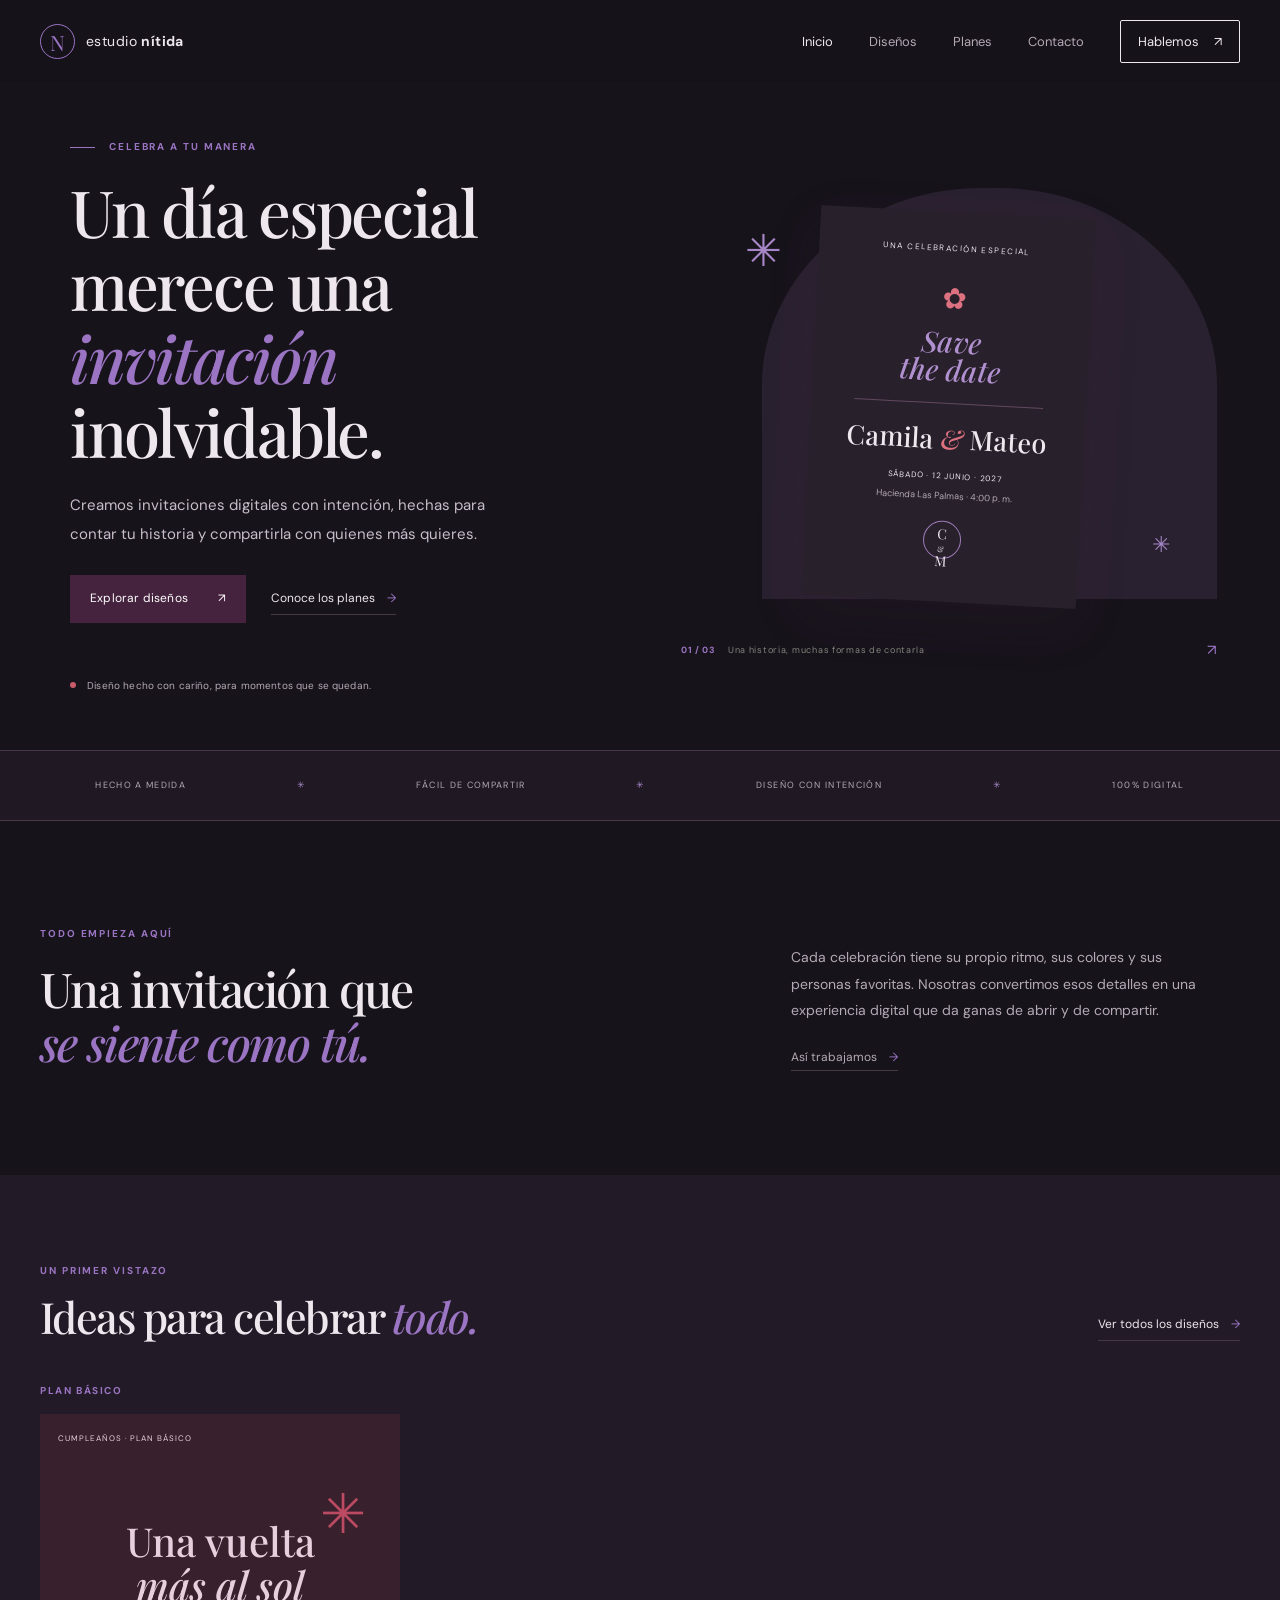
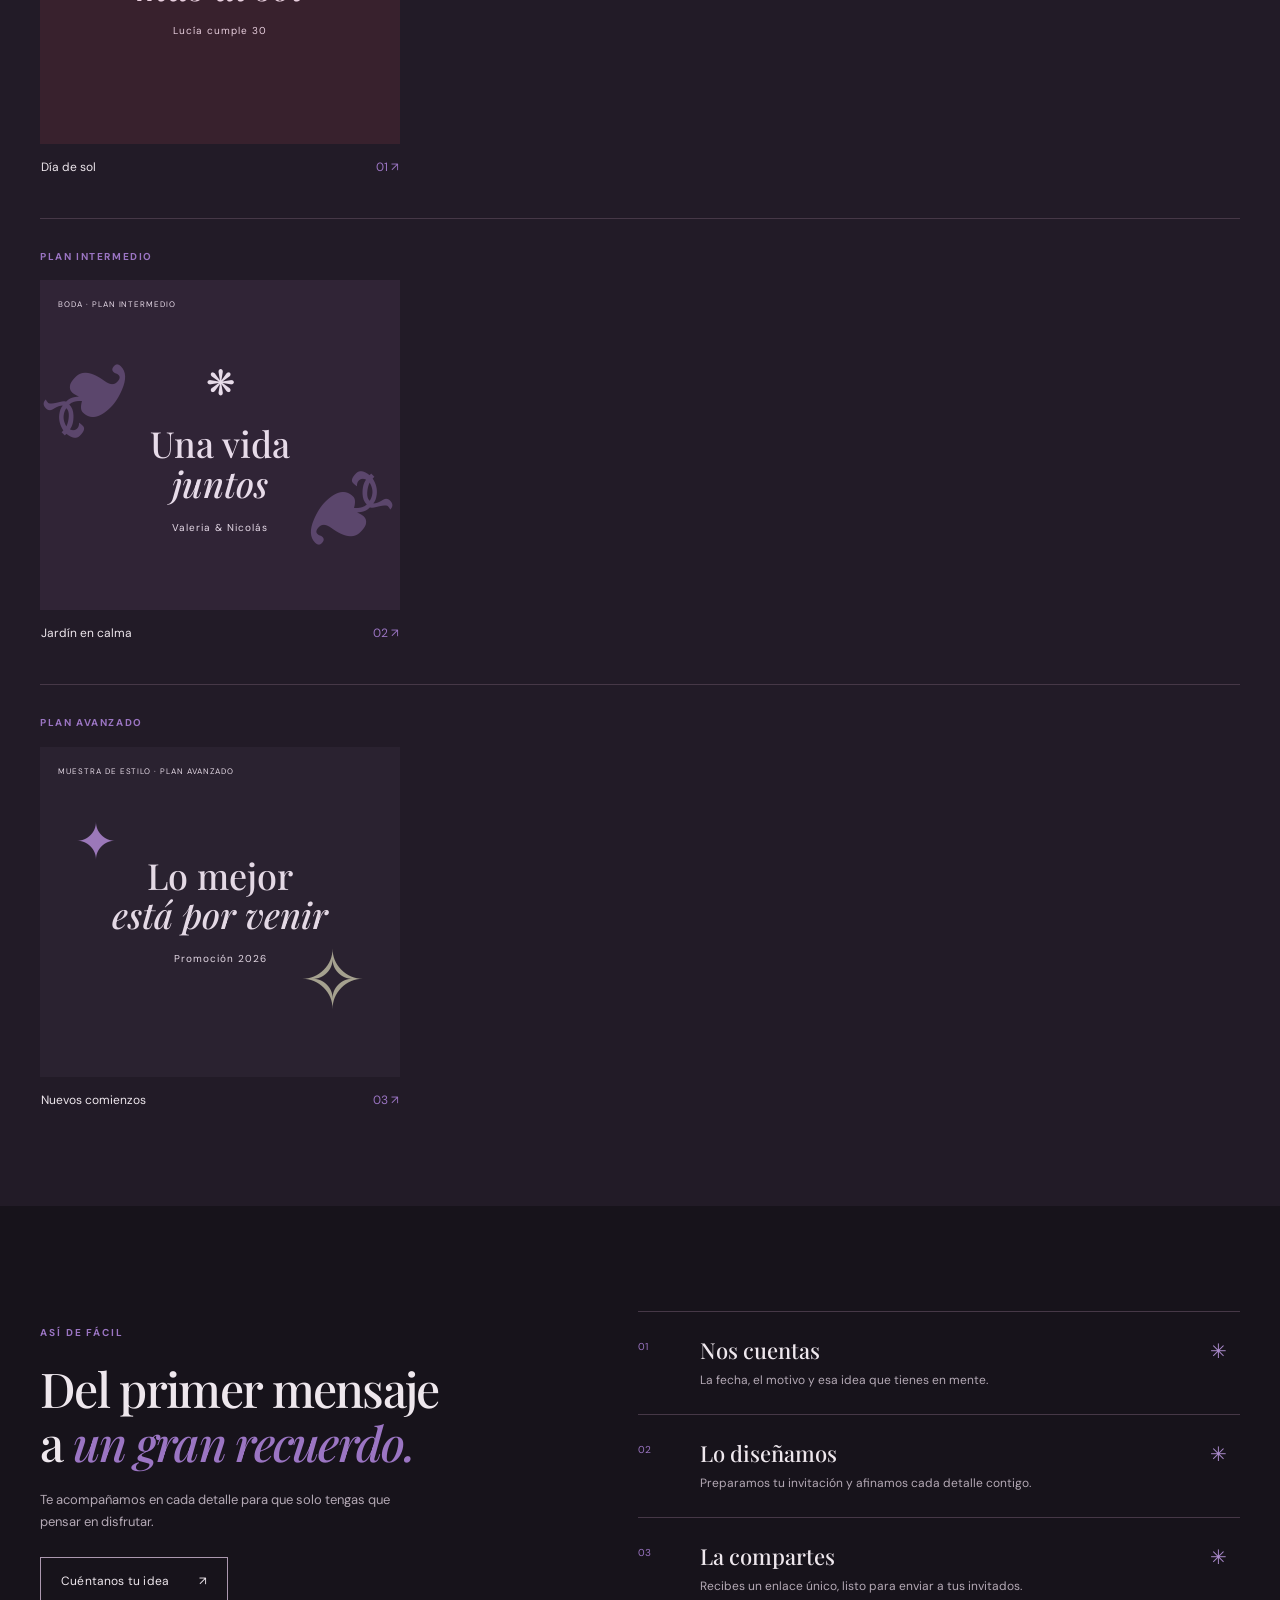
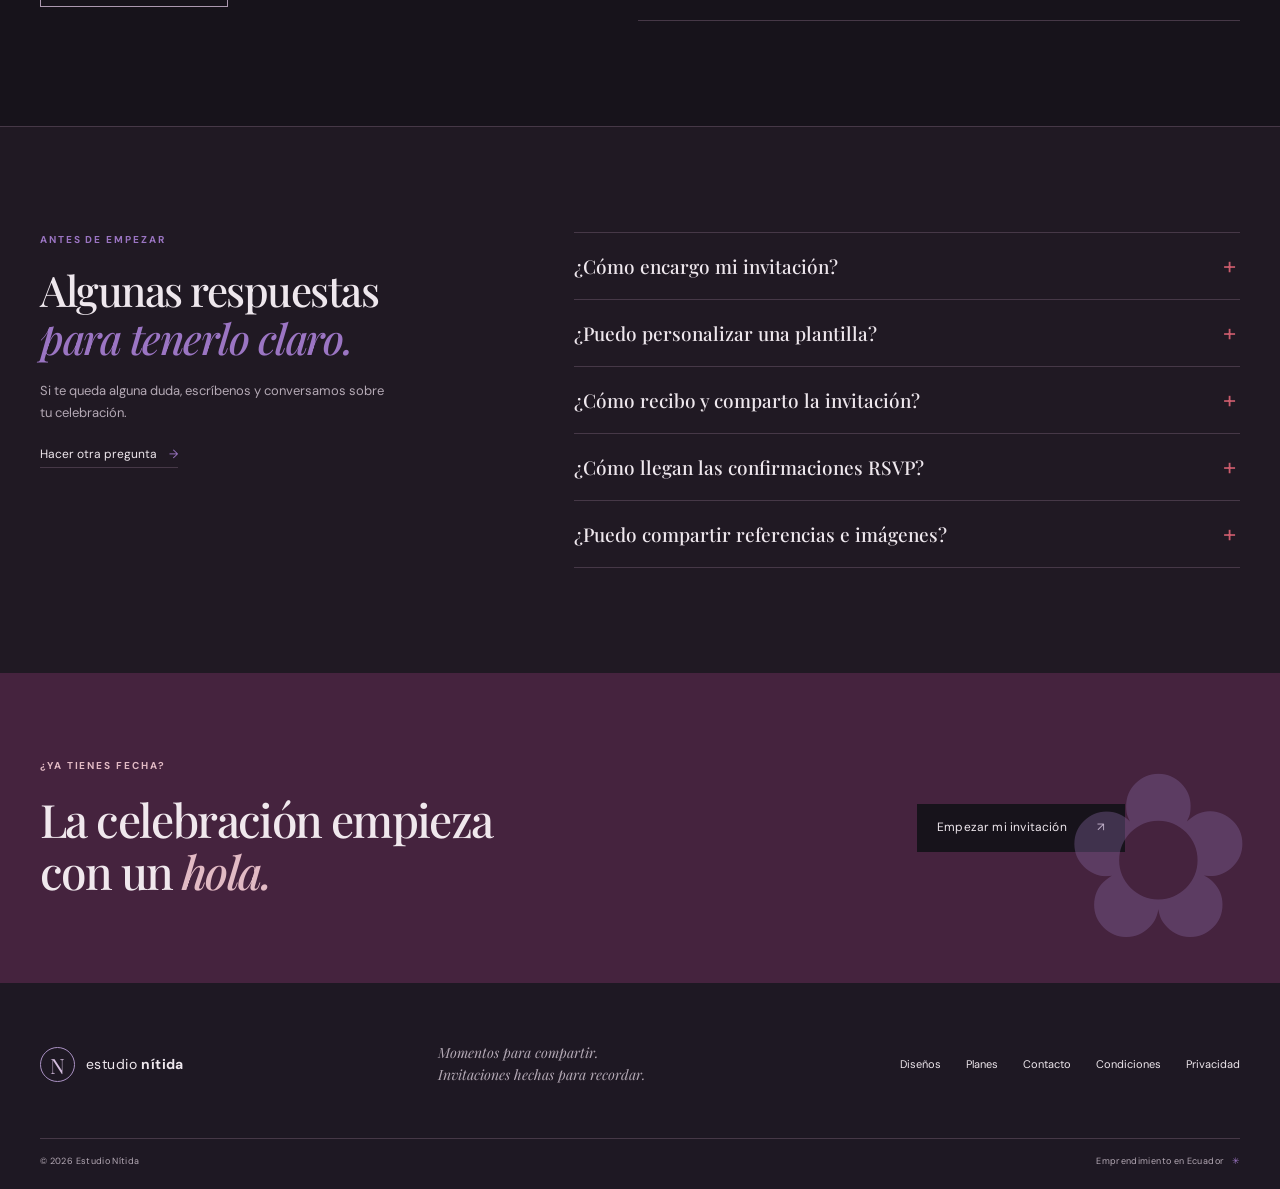
<file: index.html>
<!doctype html>
<html lang="es">
  <head>
    <meta charset="utf-8" />
    <meta name="viewport" content="width=device-width, initial-scale=1" />
    <meta name="theme-color" content="#17131b" />
    <meta
      name="description"
      content="Invitaciones digitales diseñadas para celebrar lo que importa."
    />
    <title>Estudio Nítida — Invitaciones digitales</title>
    <link rel="preconnect" href="https://fonts.googleapis.com" />
    <link rel="preconnect" href="https://fonts.gstatic.com" crossorigin />
    <link
      href="https://fonts.googleapis.com/css2?family=DM+Sans:wght@400;500;600;700&family=Playfair+Display:ital,wght@0,500;0,600;0,700;1,500;1,600&display=swap"
      rel="stylesheet"
    />
    <link rel="stylesheet" href="css/main.css" />
    <link rel="stylesheet" href="css/components.css" />
    <link rel="stylesheet" href="css/responsive.css" />
  </head>
  <body>
    <header class="site-header">
      <a class="brand" href="index.html" aria-label="Estudio Nítida, inicio">
        <span class="brand-mark">N</span>
        <span>estudio <b>nítida</b></span>
      </a>
      <button class="menu-toggle" aria-expanded="false" aria-label="Abrir menú">
        <span></span>
        <span></span>
      </button>
      <nav class="main-nav" aria-label="Navegación principal">
        <a class="active" href="index.html">Inicio</a>
        <a href="pages/catalogo.html">Diseños</a>
        <a href="pages/servicios.html">Planes</a>
        <a href="pages/contacto.html">Contacto</a>
        <a class="nav-cta" href="pages/contacto.html"
          >Hablemos <span>↗</span></a
        >
      </nav>
    </header>

    <main>
      <!-- Portada principal con una muestra del estilo de invitación. -->
      <section class="hero wrap">
        <div class="hero-copy">
          <p class="eyebrow">
            <span class="eyebrow-line"></span> CELEBRA A TU MANERA
          </p>
          <h1>
            Un día especial<br />merece una <em>invitación</em
            ><br />inolvidable.
          </h1>
          <p class="hero-text">
            Creamos invitaciones digitales con intención, hechas para contar tu
            historia y compartirla con quienes más quieres.
          </p>
          <div class="hero-actions">
            <a class="button button-dark" href="pages/catalogo.html"
              >Explorar diseños <span>↗</span></a
            >
            <a class="text-link" href="pages/servicios.html"
              >Conoce los planes <span>→</span></a
            >
          </div>
          <div class="hero-note">
            <span class="note-dot"></span> Diseño hecho con cariño, para
            momentos que se quedan.
          </div>
        </div>
        <div class="hero-art" aria-label="Vista previa de una invitación">
          <div class="art-backdrop"></div>
          <div class="art-spark spark-one">✳</div>
          <div class="art-spark spark-two">✳</div>
          <div class="invite-card">
            <div class="invite-top">UNA CELEBRACIÓN ESPECIAL</div>
            <div class="invite-flower">✿</div>
            <div class="invite-script">Save<br />the date</div>
            <div class="invite-rule"></div>
            <div class="invite-names">Camila <span>&amp;</span> Mateo</div>
            <div class="invite-date">SÁBADO · 12 JUNIO · 2027</div>
            <div class="invite-place">Hacienda Las Palmas · 4:00 p. m.</div>
            <div class="invite-seal">C<br /><small>&amp;</small><br />M</div>
          </div>
          <div class="art-caption">
            <span>01 / 03</span> Una historia, muchas formas de contarla
            <span class="caption-arrow">↗</span>
          </div>
        </div>
      </section>

      <section class="trust-strip" aria-label="Características del servicio">
        <div class="wrap trust-inner">
          <span>HECHO A MEDIDA</span><i>✳</i> <span>FÁCIL DE COMPARTIR</span
          ><i>✳</i> <span>DISEÑO CON INTENCIÓN</span><i>✳</i>
          <span>100% DIGITAL</span>
        </div>
      </section>

      <section class="section wrap intro-section">
        <div>
          <p class="eyebrow">TODO EMPIEZA AQUÍ</p>
          <h2>Una invitación que<br /><em>se siente como tú.</em></h2>
        </div>
        <div class="intro-copy">
          <p>
            Cada celebración tiene su propio ritmo, sus colores y sus personas
            favoritas. Nosotras convertimos esos detalles en una experiencia
            digital que da ganas de abrir y de compartir.
          </p>
          <a class="text-link" href="pages/servicios.html"
            >Así trabajamos <span>→</span></a
          >
        </div>
      </section>

      <!-- Las muestras enlazan al catálogo completo. -->
      <section class="section featured-section">
        <div class="wrap">
          <div class="section-heading">
            <div>
              <p class="eyebrow">UN PRIMER VISTAZO</p>
              <h2>Ideas para celebrar <em>todo.</em></h2>
            </div>
            <a class="text-link" href="pages/catalogo.html"
              >Ver todos los diseños <span>→</span></a
            >
          </div>
          <section
            class="featured-plan"
            data-plan-section="basic"
            aria-labelledby="featured-basic-title"
          >
            <h3 class="featured-plan-title" id="featured-basic-title">
              PLAN BÁSICO
            </h3>
            <div class="featured-grid">
              <a class="feature-card" href="pages/catalogo.html">
                <div class="feature-art feature-birthday">
                  <span class="feature-tag">CUMPLEAÑOS · PLAN BÁSICO</span
                  ><span class="birthday-sun">✳</span
                  ><strong>Una vuelta<br /><em>más al sol</em></strong
                  ><small>Lucía cumple 30</small>
                </div>
                <div class="feature-meta">
                  <span>Día de sol</span><span>01 ↗</span>
                </div>
              </a>
            </div>
          </section>
          <section
            class="featured-plan"
            data-plan-section="intermediate"
            aria-labelledby="featured-intermediate-title"
          >
            <h3 class="featured-plan-title" id="featured-intermediate-title">
              PLAN INTERMEDIO
            </h3>
            <div class="featured-grid">
              <a class="feature-card" href="pages/catalogo.html">
                <div class="feature-art feature-wedding">
                  <span class="feature-tag">BODA · PLAN INTERMEDIO</span>
                  <div class="mini-wreath">❋</div>
                  <strong>Una vida<br /><em>juntos</em></strong
                  ><small>Valeria &amp; Nicolás</small>
                </div>
                <div class="feature-meta">
                  <span>Jardín en calma</span><span>02 ↗</span>
                </div>
              </a>
            </div>
          </section>
          <section
            class="featured-plan"
            data-plan-section="advanced"
            aria-labelledby="featured-advanced-title"
          >
            <h3 class="featured-plan-title" id="featured-advanced-title">
              PLAN AVANZADO
            </h3>
            <div class="featured-grid">
              <a
                class="feature-card"
                href="pages/catalogo.html#plan-avanzado"
              >
                <div class="feature-art feature-graduation">
                  <span class="feature-tag"
                    >MUESTRA DE ESTILO · PLAN AVANZADO</span
                  ><span class="grad-star">✦</span
                  ><strong>Lo mejor<br /><em>está por venir</em></strong
                  ><small>Promoción 2026</small>
                </div>
                <div class="feature-meta">
                  <span>Nuevos comienzos</span><span>03 ↗</span>
                </div>
              </a>
            </div>
          </section>
        </div>
      </section>

      <section class="section process-section">
        <div class="wrap process-wrap">
          <div class="process-intro">
            <p class="eyebrow">ASÍ DE FÁCIL</p>
            <h2>Del primer mensaje<br />a <em>un gran recuerdo.</em></h2>
            <p>
              Te acompañamos en cada detalle para que solo tengas que pensar en
              disfrutar.
            </p>
            <a class="button button-outline" href="pages/contacto.html"
              >Cuéntanos tu idea <span>↗</span></a
            >
          </div>
          <div class="steps">
            <article>
              <span>01</span>
              <div>
                <h3>Nos cuentas</h3>
                <p>La fecha, el motivo y esa idea que tienes en mente.</p>
              </div>
              <b>✳</b>
            </article>
            <article>
              <span>02</span>
              <div>
                <h3>Lo diseñamos</h3>
                <p>Preparamos tu invitación y afinamos cada detalle contigo.</p>
              </div>
              <b>✳</b>
            </article>
            <article>
              <span>03</span>
              <div>
                <h3>La compartes</h3>
                <p>
                  Recibes un enlace único, listo para enviar a tus invitados.
                </p>
              </div>
              <b>✳</b>
            </article>
          </div>
        </div>
      </section>

      <!-- Preguntas frecuentes accesibles con controles nativos del navegador. -->
      <section class="section faq-section" id="preguntas-frecuentes">
        <div class="wrap faq-wrap">
          <div class="faq-intro">
            <p class="eyebrow">ANTES DE EMPEZAR</p>
            <h2>Algunas respuestas<br /><em>para tenerlo claro.</em></h2>
            <p>
              Si te queda alguna duda, escríbenos y conversamos sobre tu
              celebración.
            </p>
            <a class="text-link" href="pages/contacto.html"
              >Hacer otra pregunta <span>→</span></a
            >
          </div>
          <div class="faq-list">
            <details class="faq-item">
              <summary>¿Cómo encargo mi invitación?</summary>
              <p>
                Elige un plan o diseño y envíanos tus datos desde el formulario.
                La solicitud se abre en WhatsApp para que podamos conversar y
                acordar los detalles.
              </p>
            </details>
            <details class="faq-item">
              <summary>¿Puedo personalizar una plantilla?</summary>
              <p>
                Sí. En el plan básico personalizamos los datos del evento; los
                planes intermedio y avanzado permiten adaptar más elementos
                visuales y funciones.
              </p>
            </details>
            <details class="faq-item">
              <summary>¿Cómo recibo y comparto la invitación?</summary>
              <p>
                Al terminar el diseño, recibirás un enlace individual que puedes
                compartir por WhatsApp, correo o el canal que prefieras.
              </p>
            </details>
            <details class="faq-item">
              <summary>¿Cómo llegan las confirmaciones RSVP?</summary>
              <p>
                El formulario prepara un mensaje para WhatsApp. El invitado debe
                enviarlo para que los anfitriones reciban su respuesta.
              </p>
            </details>
            <details class="faq-item">
              <summary>¿Puedo compartir referencias e imágenes?</summary>
              <p>
                Claro. Puedes enviarlas en la conversación de WhatsApp después
                de tu solicitud para ayudarnos a entender el estilo que buscas.
              </p>
            </details>
          </div>
        </div>
      </section>

      <section class="closing-cta">
        <div class="wrap closing-inner">
          <div>
            <p class="eyebrow">¿YA TIENES FECHA?</p>
            <h2>La celebración empieza<br />con un <em>hola.</em></h2>
          </div>
          <a class="button button-light" href="pages/contacto.html"
            >Empezar mi invitación <span>↗</span></a
          >
          <span class="closing-flower">✿</span>
        </div>
      </section>
    </main>

    <footer class="site-footer">
      <div class="wrap footer-top">
        <a class="brand brand-footer" href="index.html"
          ><span class="brand-mark">N</span
          ><span>estudio <b>nítida</b></span></a
        >
        <p>Momentos para compartir.<br />Invitaciones hechas para recordar.</p>
        <div class="footer-links">
          <a href="pages/catalogo.html">Diseños</a
          ><a href="pages/servicios.html">Planes</a
          ><a href="pages/contacto.html">Contacto</a>
          <a href="pages/condiciones.html">Condiciones</a>
          <a href="pages/privacidad.html">Privacidad</a>
        </div>
      </div>
      <div class="wrap footer-bottom">
        <span>© 2026 Estudio Nítida</span
        ><span>Emprendimiento en Ecuador <i>✳</i></span>
      </div>
    </footer>
    <script src="js/main.js"></script>
  </body>
</html>
</file>
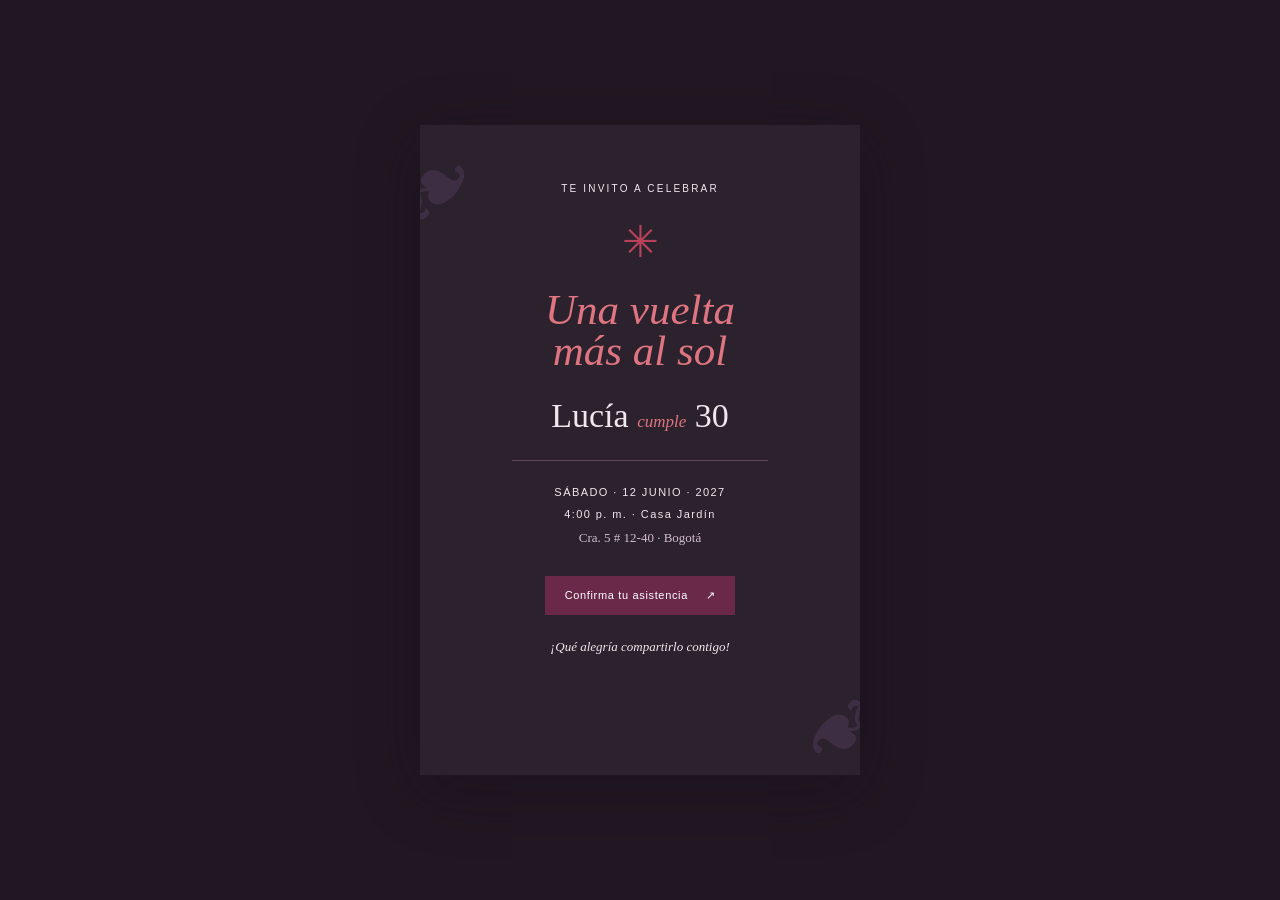
<file: invitations/ejemplo/index.html>
<!doctype html>
<html lang="es">
  <head>
    <meta charset="utf-8" />
    <meta name="viewport" content="width=device-width, initial-scale=1" />
    <meta
      name="description"
      content="Una invitación de cumpleaños para celebrar contigo."
    />
    <title>Una vuelta más al sol</title>
    <link rel="stylesheet" href="style.css" />
  </head>
  <body data-whatsapp="">
    <main class="invitation">
      <p class="eyebrow">TE INVITO A CELEBRAR</p>
      <div class="sun">✳</div>
      <p class="script">Una vuelta<br />más al sol</p>
      <h1>Lucía <span>cumple</span> 30</h1>
      <div class="rule"></div>
      <p class="details">SÁBADO · 12 JUNIO · 2027</p>
      <p class="details">4:00 p. m. · Casa Jardín</p>
      <p class="address">Cra. 5 # 12-40 · Bogotá</p>
      <button class="rsvp-open" id="show-rsvp" aria-expanded="false">
        Confirma tu asistencia <span>↗</span>
      </button>
      <!-- Este ejemplo usa su CSS propio y un RSVP compartido. -->
      <form id="rsvp-form" hidden>
        <label for="guest">Tu nombre</label>
        <input
          id="guest"
          name="guest"
          required
          maxlength="70"
          placeholder="Nombre y apellido"
        />
        <label for="attending">¿Nos acompañas?</label>
        <select id="attending" name="attending" required>
          <option value="">Elige una opción</option>
          <option>Sí, allí estaré</option>
          <option>Esta vez no podré</option>
        </select>
        <label for="guests">Acompañantes</label>
        <select id="guests" name="guests">
          <option>0</option>
          <option>1</option>
          <option>2</option>
          <option>3</option>
        </select>
        <button type="submit">Enviar por WhatsApp</button>
        <p id="status" role="status"></p>
      </form>
      <p class="footnote">¡Qué alegría compartirlo contigo!</p>
    </main>
    <script src="../../js/whatsapp.js"></script>
    <script src="../../js/rsvp.js"></script>
  </body>
</html>
</file>
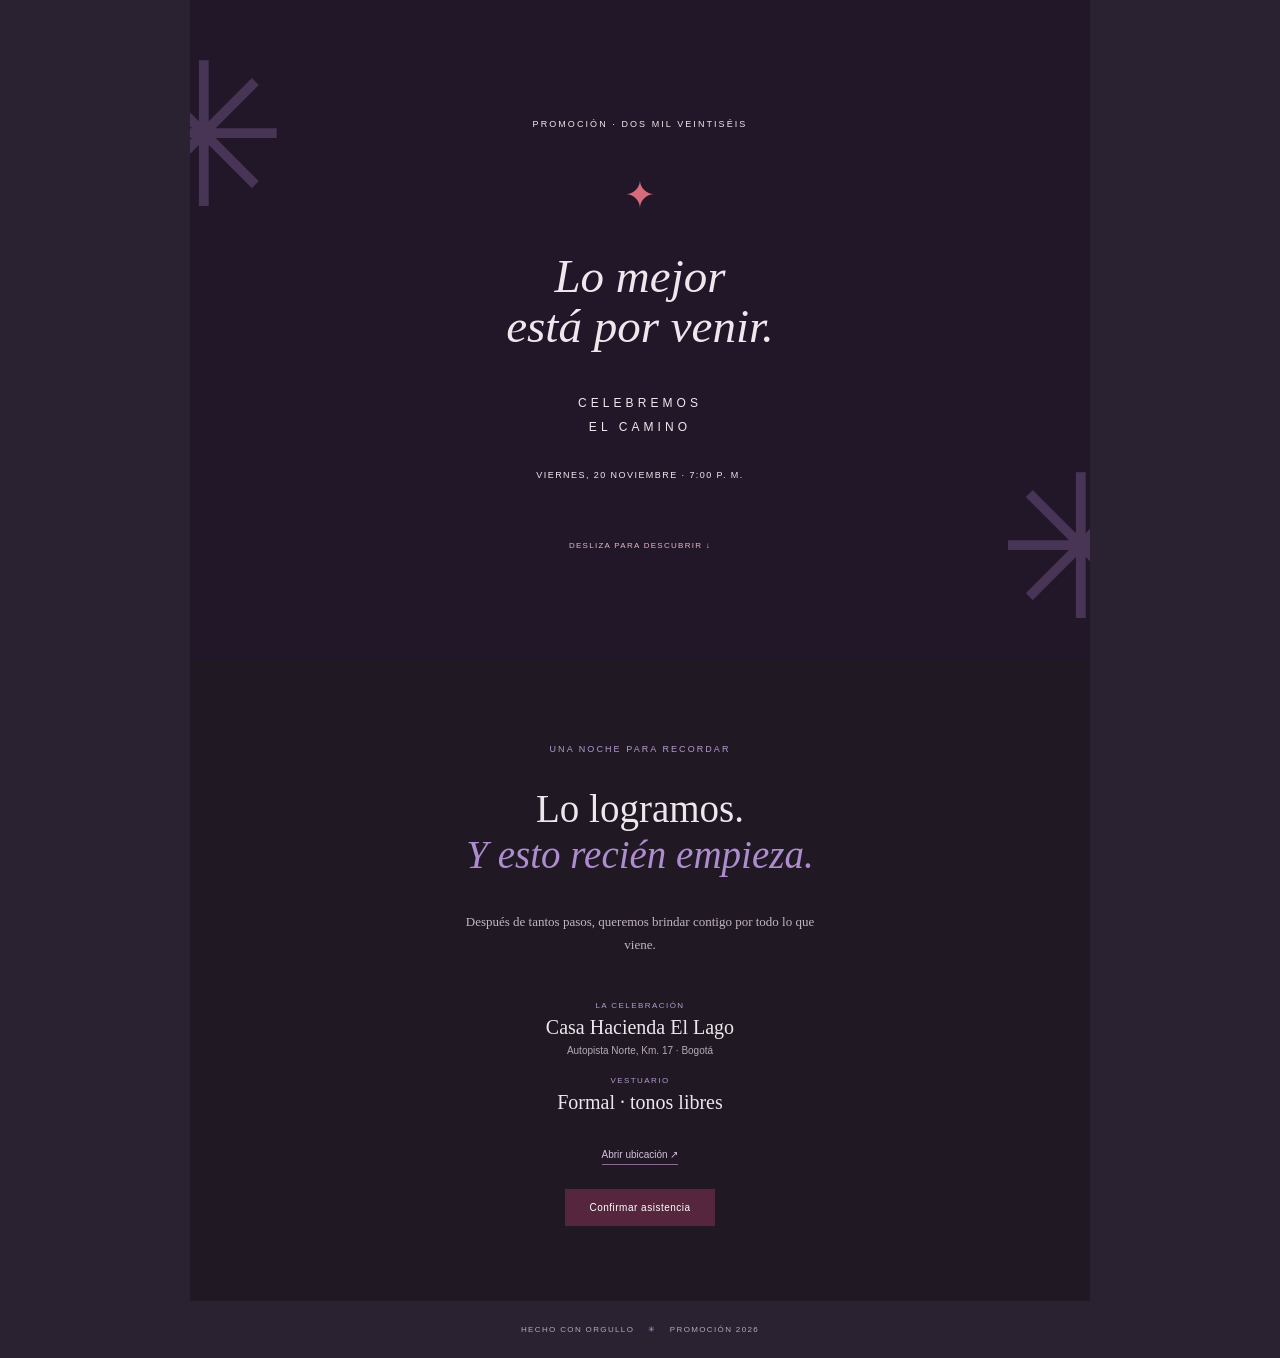
<file: templates/advanced/graduation-01/index.html>
<!doctype html>
<html lang="es">
  <head>
    <meta charset="utf-8" />
    <meta name="viewport" content="width=device-width, initial-scale=1" />
    <meta
      name="description"
      content="Una invitación de graduación para celebrar lo que viene."
    />
    <title>Promoción 2026 — Lo mejor está por venir</title>
    <link rel="stylesheet" href="style.css" />
  </head>
  <body>
    <main class="page">
      <section class="hero">
        <p class="overline">PROMOCIÓN · DOS MIL VEINTISÉIS</p>
        <div class="star">✦</div>
        <p class="serif">Lo mejor<br />está por venir.</p>
        <h1>CELEBREMOS<br />EL CAMINO</h1>
        <p class="date">VIERNES, 20 NOVIEMBRE · 7:00 P. M.</p>
        <a href="#details">DESLIZA PARA DESCUBRIR ↓</a>
      </section>
      <section class="details" id="details">
        <p class="overline">UNA NOCHE PARA RECORDAR</p>
        <h2>Lo logramos.<br /><em>Y esto recién empieza.</em></h2>
        <p>
          Después de tantos pasos, queremos brindar contigo por todo lo que
          viene.
        </p>
        <div class="event">
          <span>LA CELEBRACIÓN</span><strong>Casa Hacienda El Lago</strong
          ><small>Autopista Norte, Km. 17 · Bogotá</small> <span>VESTUARIO</span
          ><strong>Formal · tonos libres</strong>
        </div>
        <a
          class="map"
          href="https://maps.google.com/?q=Casa+Hacienda+El+Lago+Bogota"
          target="_blank"
          rel="noreferrer"
          >Abrir ubicación ↗</a
        >
        <button id="show-rsvp" aria-expanded="false">
          Confirmar asistencia
        </button>
        <!-- La respuesta RSVP se envía al contacto configurado para el evento. -->
        <form id="rsvp-form" hidden>
          <label for="guest">Tu nombre</label
          ><input id="guest" name="guest" required maxlength="70" />
          <label for="attending">¿Nos acompañas?</label>
          <select id="attending" name="attending" required>
            <option value="">Elige una opción</option>
            <option>Sí, allí estaré</option>
            <option>Esta vez no podré</option>
          </select>
          <label for="guests">Acompañantes</label
          ><select id="guests" name="guests">
            <option>0</option>
            <option>1</option>
            <option>2</option>
          </select>
          <label for="note">Déjanos un mensaje</label
          ><textarea id="note" name="note" maxlength="250"></textarea>
          <button type="submit">Enviar por WhatsApp</button>
          <p id="status" role="status"></p>
        </form>
      </section>
      <footer>HECHO CON ORGULLO <span>✳</span> PROMOCIÓN 2026</footer>
    </main>
    <script src="../../../js/whatsapp.js"></script>
    <script src="../../../js/rsvp.js"></script>
  </body>
</html>
</file>
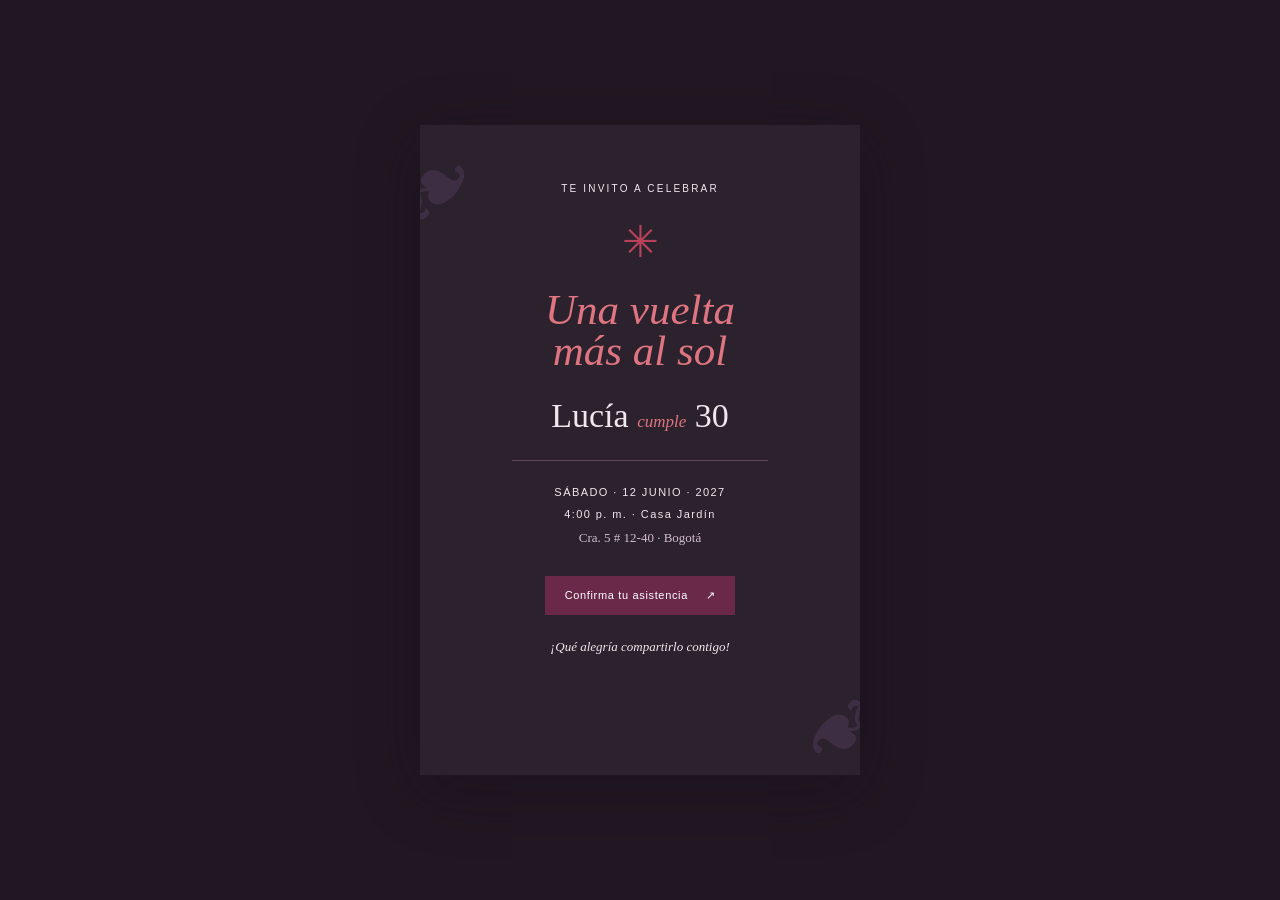
<file: templates/basic/birthday-01/index.html>
<!doctype html>
<html lang="es">
  <head>
    <meta charset="utf-8" />
    <meta name="viewport" content="width=device-width, initial-scale=1" />
    <meta
      name="description"
      content="Una invitación de cumpleaños para celebrar contigo."
    />
    <title>Una vuelta más al sol</title>
    <link rel="stylesheet" href="style.css" />
  </head>
  <body>
    <main class="invitation">
      <p class="eyebrow">TE INVITO A CELEBRAR</p>
      <div class="sun">✳</div>
      <p class="script">Una vuelta<br />más al sol</p>
      <h1>Lucía <span>cumple</span> 30</h1>
      <div class="rule"></div>
      <p class="details">SÁBADO · 12 JUNIO · 2027</p>
      <p class="details">4:00 p. m. · Casa Jardín</p>
      <p class="address">Cra. 5 # 12-40 · Bogotá</p>
      <button class="rsvp-open" id="show-rsvp" aria-expanded="false">
        Confirma tu asistencia <span>↗</span>
      </button>
      <!-- La respuesta se prepara para enviarse por WhatsApp. -->
      <form id="rsvp-form" hidden>
        <label for="guest">Tu nombre</label>
        <input
          id="guest"
          name="guest"
          required
          maxlength="70"
          placeholder="Nombre y apellido"
        />
        <label for="attending">¿Nos acompañas?</label>
        <select id="attending" name="attending" required>
          <option value="">Elige una opción</option>
          <option>Sí, allí estaré</option>
          <option>Esta vez no podré</option>
        </select>
        <label for="guests">Acompañantes</label>
        <select id="guests" name="guests">
          <option>0</option>
          <option>1</option>
          <option>2</option>
          <option>3</option>
        </select>
        <button type="submit">Enviar por WhatsApp</button>
        <p id="status" role="status"></p>
      </form>
      <p class="footnote">¡Qué alegría compartirlo contigo!</p>
    </main>
    <script src="../../../js/whatsapp.js"></script>
    <script src="../../../js/rsvp.js"></script>
  </body>
</html>
</file>
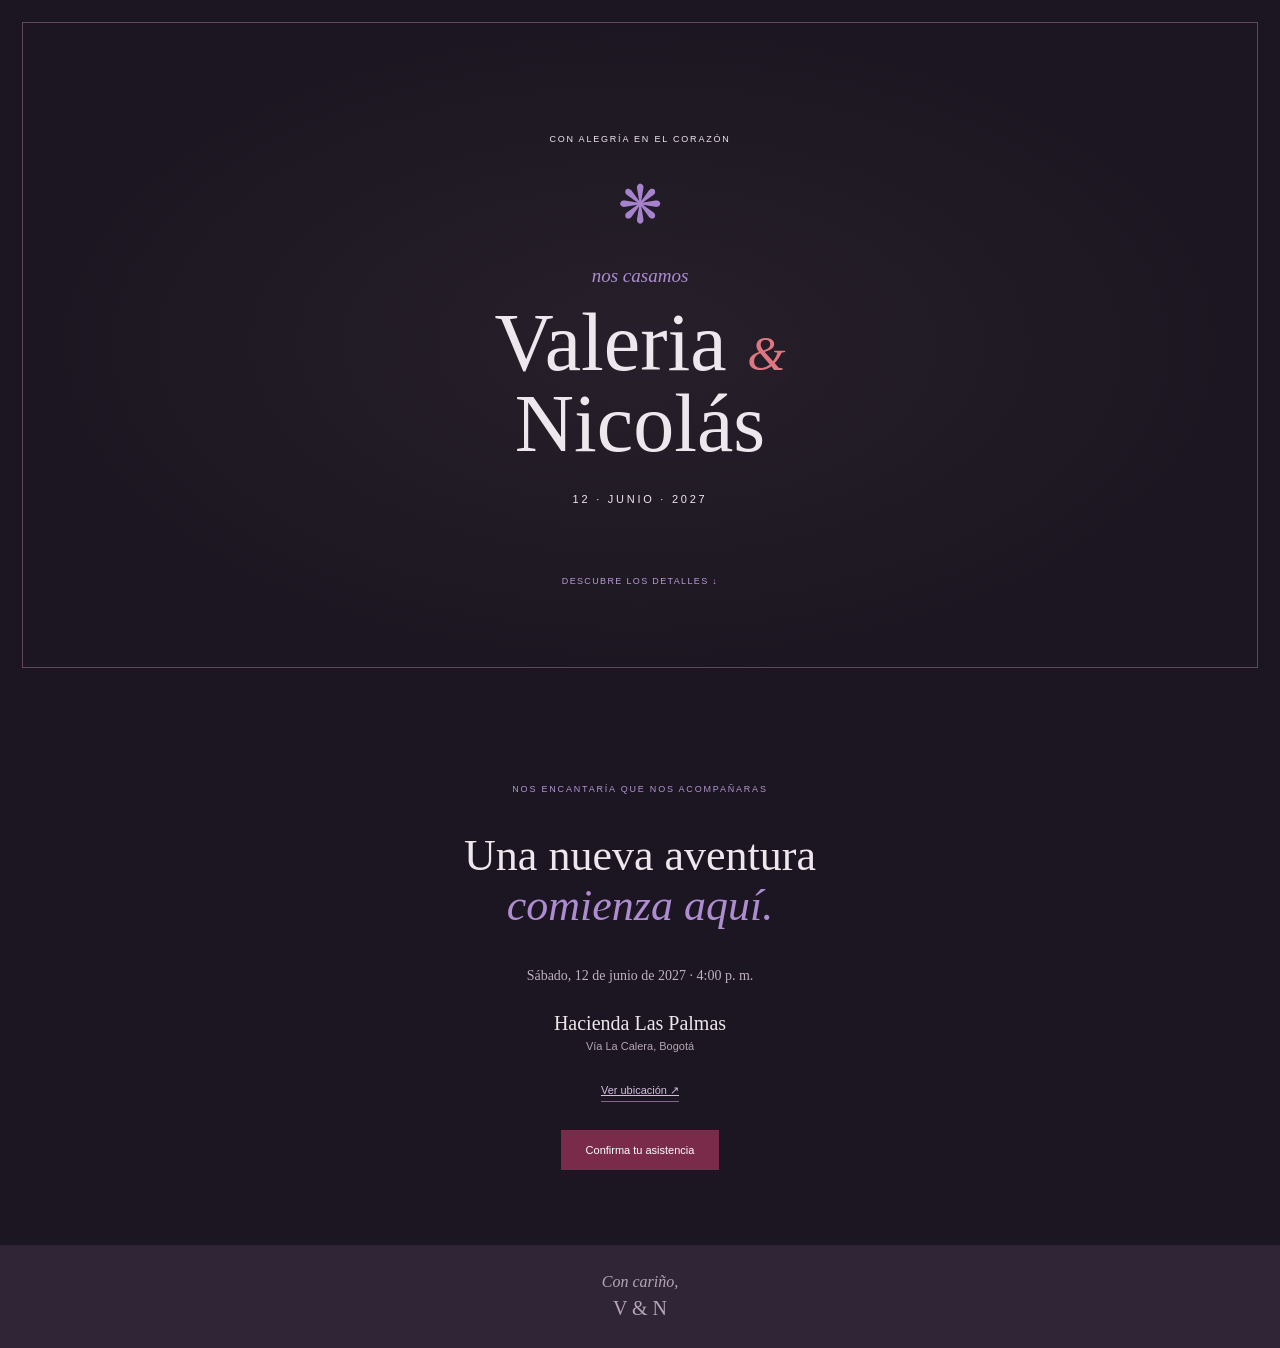
<file: templates/intermediate/wedding-01/index.html>
<!doctype html>
<html lang="es">
  <head>
    <meta charset="utf-8" />
    <meta name="viewport" content="width=device-width, initial-scale=1" />
    <meta name="description" content="Valeria y Nicolás celebran su boda." />
    <title>Valeria &amp; Nicolás — Nos casamos</title>
    <link rel="stylesheet" href="style.css" />
  </head>
  <body>
    <main>
      <section class="cover">
        <span class="topline">CON ALEGRÍA EN EL CORAZÓN</span>
        <div class="branch">❋</div>
        <p class="we">nos casamos</p>
        <h1>Valeria <i>&amp;</i><br />Nicolás</h1>
        <p class="date">12 · JUNIO · 2027</p>
        <a href="#celebration" class="scroll">DESCUBRE LOS DETALLES ↓</a>
      </section>
      <section class="details" id="celebration">
        <p class="eyebrow">NOS ENCANTARÍA QUE NOS ACOMPAÑARAS</p>
        <h2>Una nueva aventura<br /><em>comienza aquí.</em></h2>
        <p>Sábado, 12 de junio de 2027 · 4:00 p. m.</p>
        <div class="venue">
          <strong>Hacienda Las Palmas</strong><span>Vía La Calera, Bogotá</span>
        </div>
        <a
          class="map"
          href="https://maps.google.com/?q=Hacienda+Las+Palmas+Bogota"
          target="_blank"
          rel="noreferrer"
          >Ver ubicación ↗</a
        >
        <button id="show-rsvp" aria-expanded="false">
          Confirma tu asistencia
        </button>
        <!-- Cada invitado envía su confirmación mediante WhatsApp. -->
        <form id="rsvp-form" hidden>
          <label for="guest">Tu nombre</label>
          <input id="guest" name="guest" required maxlength="70" />
          <label for="attending">¿Nos acompañas?</label>
          <select id="attending" name="attending" required>
            <option value="">Elige una opción</option>
            <option>Sí, allí estaré</option>
            <option>Esta vez no podré</option>
          </select>
          <label for="guests">Acompañantes</label>
          <select id="guests" name="guests">
            <option>0</option>
            <option>1</option>
            <option>2</option>
          </select>
          <label for="note">Un mensaje (opcional)</label>
          <textarea id="note" name="note" maxlength="250"></textarea>
          <button type="submit">Enviar confirmación</button>
          <p id="status" role="status"></p>
        </form>
      </section>
      <footer>Con cariño, <strong>V &amp; N</strong></footer>
    </main>
    <script src="../../../js/whatsapp.js"></script>
    <script src="../../../js/rsvp.js"></script>
  </body>
</html>
</file>
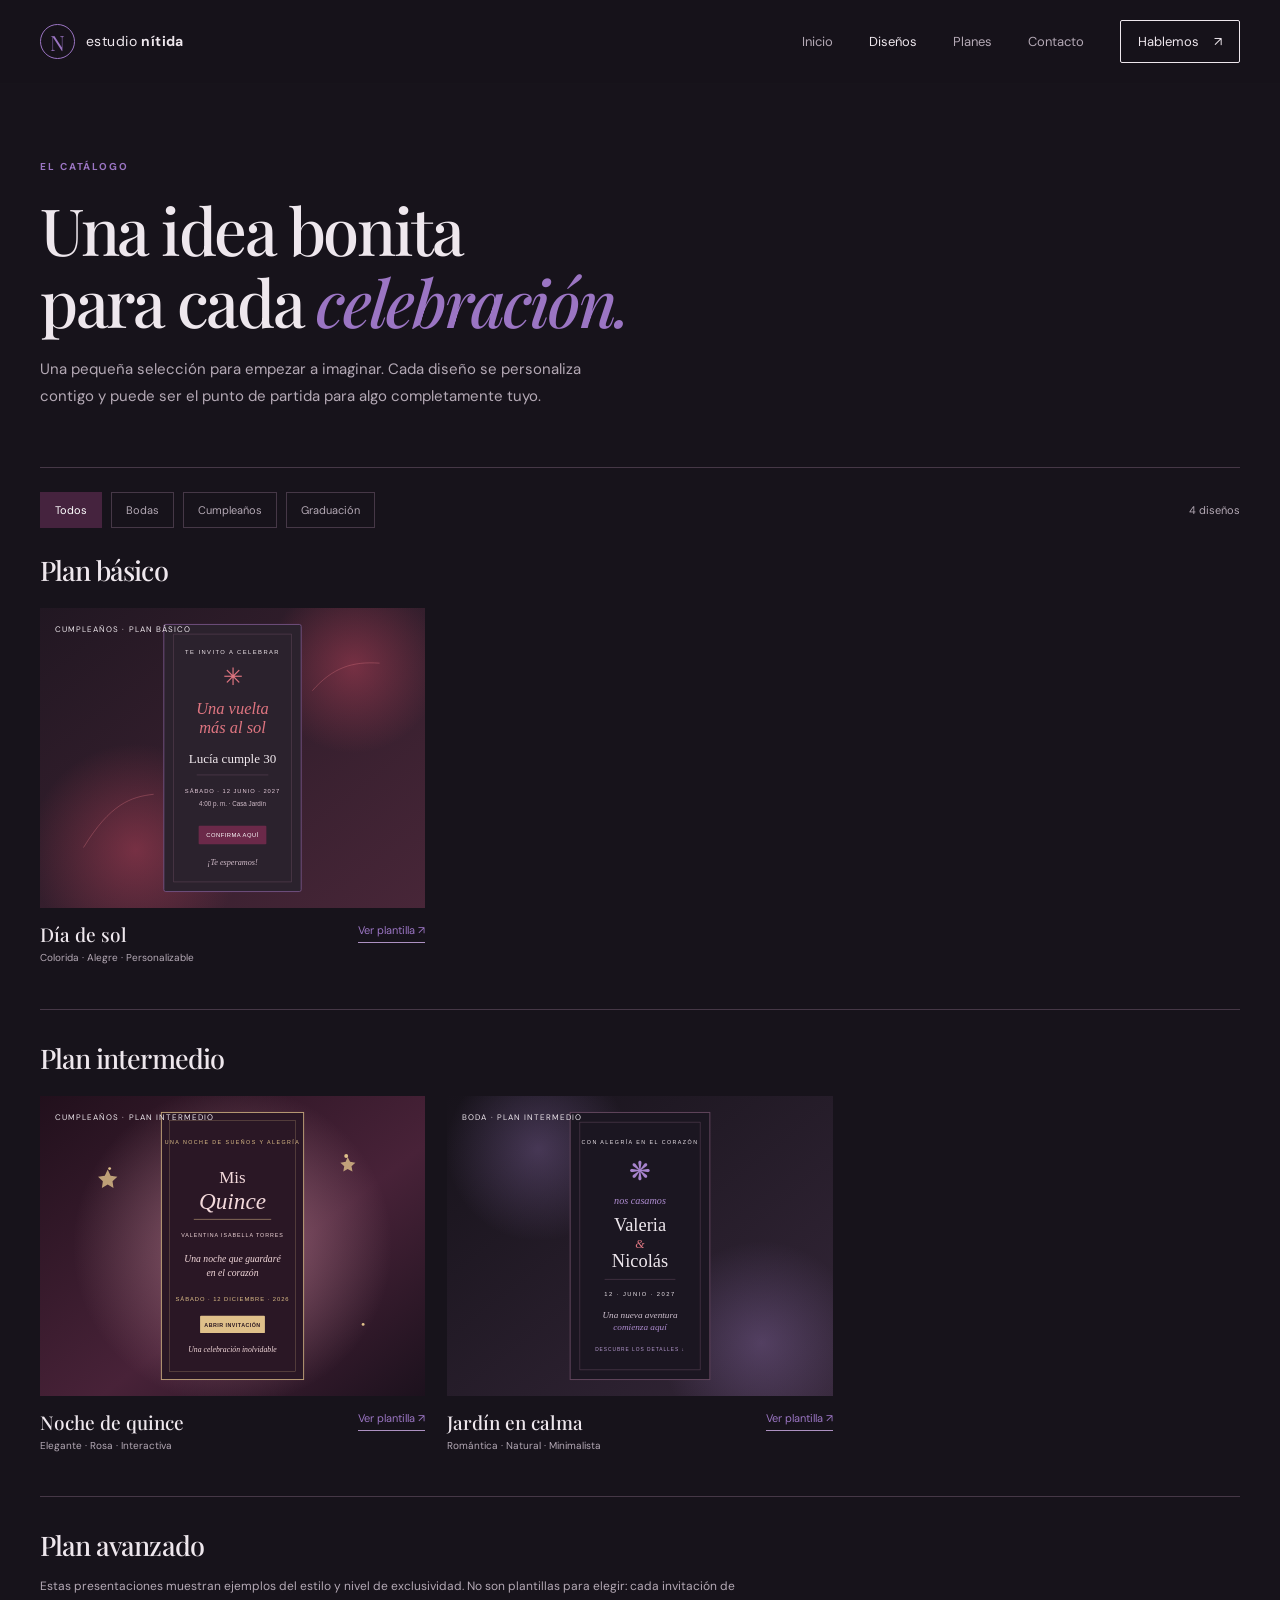
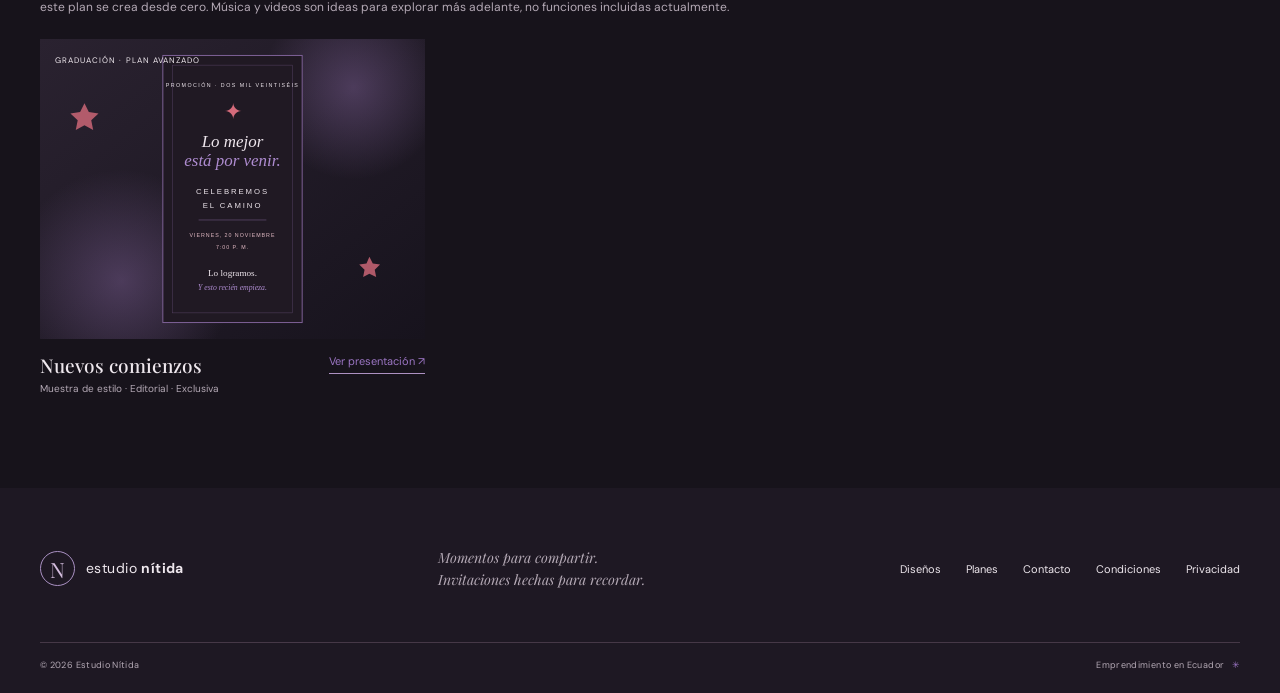
<file: pages/catalogo.html>
<!doctype html>
<html lang="es">
  <head>
    <meta charset="utf-8" />
    <meta name="viewport" content="width=device-width, initial-scale=1" />
    <meta
      name="description"
      content="Explora invitaciones digitales de boda, cumpleaños y graduación."
    />
    <title>Diseños — Estudio Nítida</title>
    <link rel="preconnect" href="https://fonts.googleapis.com" />
    <link rel="preconnect" href="https://fonts.gstatic.com" crossorigin />
    <link
      href="https://fonts.googleapis.com/css2?family=DM+Sans:wght@400;500;600;700&family=Playfair+Display:ital,wght@0,500;0,600;0,700;1,500&display=swap"
      rel="stylesheet"
    />
    <link rel="stylesheet" href="../css/main.css" />
    <link rel="stylesheet" href="../css/components.css" />
    <link rel="stylesheet" href="../css/responsive.css" />
  </head>
  <body>
    <header class="site-header">
      <a class="brand" href="../index.html"
        ><span class="brand-mark">N</span><span>estudio <b>nítida</b></span></a
      >
      <button class="menu-toggle" aria-expanded="false" aria-label="Abrir menú">
        <span></span><span></span>
      </button>
      <nav class="main-nav" aria-label="Navegación principal">
        <a href="../index.html">Inicio</a
        ><a class="active" href="catalogo.html">Diseños</a>
        <a href="servicios.html">Planes</a><a href="contacto.html">Contacto</a>
        <a class="nav-cta" href="contacto.html">Hablemos <span>↗</span></a>
      </nav>
    </header>
    <main class="inner-page">
      <section class="wrap page-hero">
        <p class="eyebrow">EL CATÁLOGO</p>
        <h1>Una idea bonita<br />para cada <em>celebración.</em></h1>
        <p>
          Una pequeña selección para empezar a imaginar. Cada diseño se
          personaliza contigo y puede ser el punto de partida para algo
          completamente tuyo.
        </p>
      </section>
      <section class="wrap">
        <div class="catalog-toolbar">
          <div
            class="filter-list"
            role="group"
            aria-label="Filtrar por tipo de evento"
          >
            <button class="filter-button" data-filter="all" aria-pressed="true">
              Todos
            </button>
            <button
              class="filter-button"
              data-filter="boda"
              aria-pressed="false"
            >
              Bodas
            </button>
            <button
              class="filter-button"
              data-filter="cumpleanos"
              aria-pressed="false"
            >
              Cumpleaños
            </button>
            <button
              class="filter-button"
              data-filter="graduacion"
              aria-pressed="false"
            >
              Graduación
            </button>
          </div>
          <span class="catalog-count" aria-live="polite">4 diseños</span>
        </div>
        <section
          class="catalog-plan-section"
          data-plan-section="basic"
          aria-labelledby="catalog-basic-title"
        >
          <h2 class="catalog-plan-title" id="catalog-basic-title">
            Plan básico
          </h2>
          <div class="catalog-grid">
            <article
              class="catalog-item"
              data-category="cumpleanos"
              data-plan="basic"
            >
              <div class="catalog-art">
                <img
                  class="catalog-preview"
                  src="../templates/basic/birthday-01/preview.svg"
                  alt="Vista previa de Día de sol, una invitación colorida de cumpleaños"
                  width="800"
                  height="620"
                  loading="lazy"
                  decoding="async"
                />
                <span class="catalog-label">CUMPLEAÑOS · PLAN BÁSICO</span>
              </div>
              <div class="catalog-info">
                <div>
                  <h3>Día de sol</h3>
                  <p>Colorida · Alegre · Personalizable</p>
                </div>
                <a href="../templates/basic/birthday-01/">Ver plantilla ↗</a>
              </div>
            </article>
          </div>
        </section>
        <section
          class="catalog-plan-section"
          data-plan-section="intermediate"
          aria-labelledby="catalog-intermediate-title"
        >
          <h2 class="catalog-plan-title" id="catalog-intermediate-title">
            Plan intermedio
          </h2>
          <div class="catalog-grid">
            <article
              class="catalog-item"
              data-category="cumpleanos"
              data-plan="intermediate"
            >
              <div class="catalog-art">
                <img
                  class="catalog-preview"
                  src="../templates/intermediate/XV-cumple/preview.svg"
                  alt="Vista previa de Noche de quince, una invitación elegante en tonos rosa y dorado"
                  width="800"
                  height="620"
                  loading="lazy"
                  decoding="async"
                />
                <span class="catalog-label">CUMPLEAÑOS · PLAN INTERMEDIO</span>
              </div>
              <div class="catalog-info">
                <div>
                  <h3>Noche de quince</h3>
                  <p>Elegante · Rosa · Interactiva</p>
                </div>
                <a href="../templates/intermediate/XV-cumple/invitacion.html"
                  >Ver plantilla ↗</a
                >
              </div>
            </article>
            <article
              class="catalog-item"
              data-category="boda"
              data-plan="intermediate"
            >
              <div class="catalog-art">
                <img
                  class="catalog-preview"
                  src="../templates/intermediate/wedding-01/preview.svg"
                  alt="Vista previa de Jardín en calma, una invitación de boda romántica y natural"
                  width="800"
                  height="620"
                  loading="lazy"
                  decoding="async"
                />
                <span class="catalog-label">BODA · PLAN INTERMEDIO</span>
              </div>
              <div class="catalog-info">
                <div>
                  <h3>Jardín en calma</h3>
                  <p>Romántica · Natural · Minimalista</p>
                </div>
                <a href="../templates/intermediate/wedding-01/"
                  >Ver plantilla ↗</a
                >
              </div>
            </article>
          </div>
        </section>
        <section
          class="catalog-plan-section"
          data-plan-section="advanced"
          id="plan-avanzado"
          aria-labelledby="catalog-advanced-title"
        >
          <h2 class="catalog-plan-title" id="catalog-advanced-title">
            Plan avanzado
          </h2>
          <p class="catalog-plan-note">
            Estas presentaciones muestran ejemplos del estilo y nivel de
            exclusividad. No son plantillas para elegir: cada invitación de este
            plan se crea desde cero. Música y videos son ideas para explorar más
            adelante, no funciones incluidas actualmente.
          </p>
          <div class="catalog-grid">
            <article
              class="catalog-item"
              data-category="graduacion"
              data-plan="advanced"
            >
              <div class="catalog-art">
                <img
                  class="catalog-preview"
                  src="../templates/advanced/graduation-01/preview.svg"
                  alt="Vista previa de Nuevos comienzos, una invitación de graduación contemporánea"
                  width="800"
                  height="620"
                  loading="lazy"
                  decoding="async"
                />
                <span class="catalog-label">GRADUACIÓN · PLAN AVANZADO</span>
              </div>
              <div class="catalog-info">
                <div>
                  <h3>Nuevos comienzos</h3>
                  <p>Muestra de estilo · Editorial · Exclusiva</p>
                </div>
                <a href="../templates/advanced/graduation-01/"
                  >Ver presentación ↗</a
                >
              </div>
            </article>
          </div>
        </section>
      </section>
    </main>
    <footer class="site-footer">
      <div class="wrap footer-top">
        <a class="brand brand-footer" href="../index.html"
          ><span class="brand-mark">N</span
          ><span>estudio <b>nítida</b></span></a
        >
        <p>Momentos para compartir.<br />Invitaciones hechas para recordar.</p>
        <div class="footer-links">
          <a href="catalogo.html">Diseños</a><a href="servicios.html">Planes</a
          ><a href="contacto.html">Contacto</a>
          <a href="condiciones.html">Condiciones</a>
          <a href="privacidad.html">Privacidad</a>
        </div>
      </div>
      <div class="wrap footer-bottom">
        <span>© 2026 Estudio Nítida</span
        ><span>Emprendimiento en Ecuador <i>✳</i></span>
      </div>
    </footer>
    <script src="../js/main.js"></script>
    <script src="../js/catalog.js"></script>
  </body>
</html>
</file>
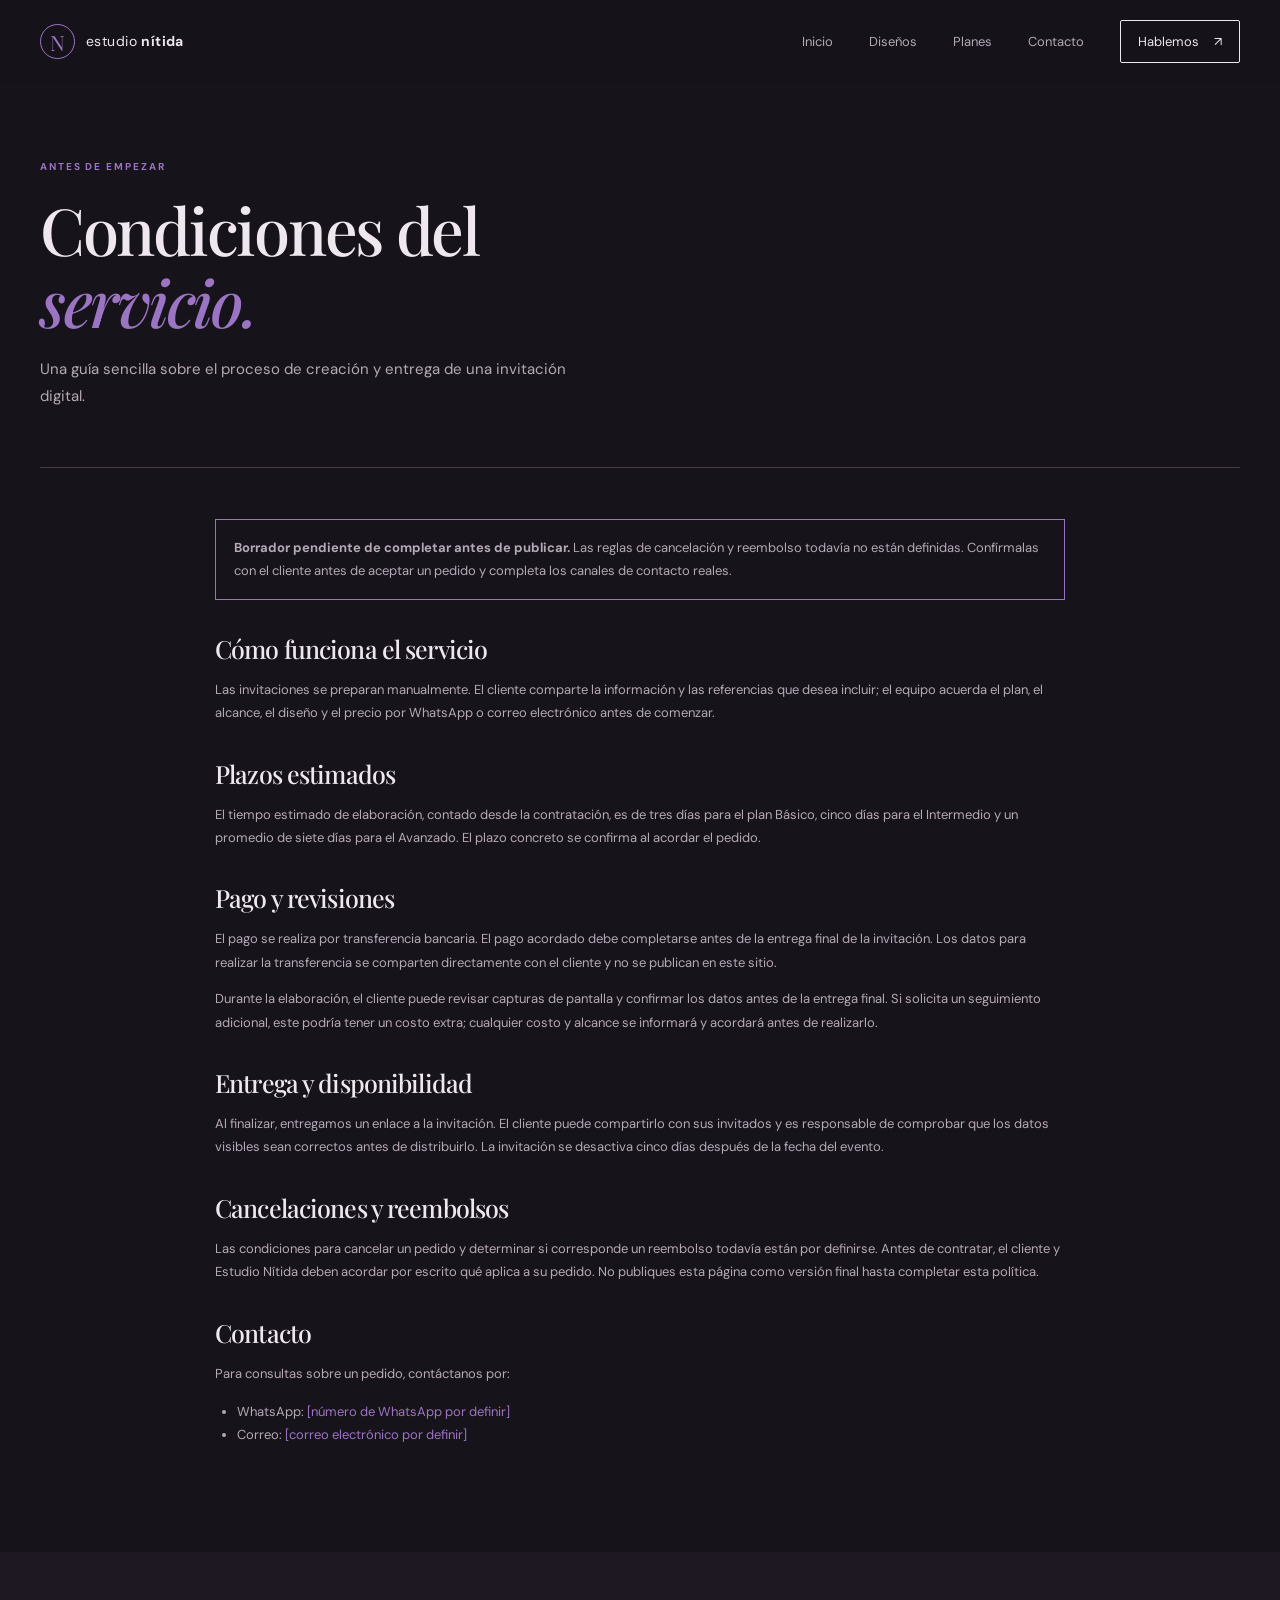
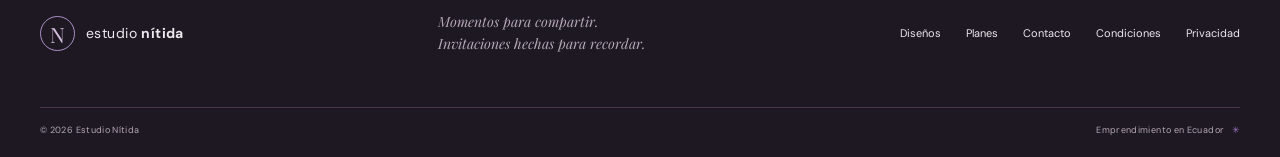
<file: pages/condiciones.html>
<!doctype html>
<html lang="es">
  <head>
    <meta charset="utf-8" />
    <meta name="viewport" content="width=device-width, initial-scale=1" />
    <meta
      name="description"
      content="Borrador de condiciones del servicio de invitaciones digitales de Estudio Nítida."
    />
    <title>Condiciones del servicio — Estudio Nítida</title>
    <link rel="preconnect" href="https://fonts.googleapis.com" />
    <link rel="preconnect" href="https://fonts.gstatic.com" crossorigin />
    <link
      href="https://fonts.googleapis.com/css2?family=DM+Sans:wght@400;500;600;700&family=Playfair+Display:ital,wght@0,500;0,600;0,700;1,500&display=swap"
      rel="stylesheet"
    />
    <link rel="stylesheet" href="../css/main.css" />
    <link rel="stylesheet" href="../css/components.css" />
    <link rel="stylesheet" href="../css/responsive.css" />
  </head>
  <body>
    <header class="site-header">
      <a class="brand" href="../index.html" aria-label="Estudio Nítida, inicio">
        <span class="brand-mark">N</span>
        <span>estudio <b>nítida</b></span>
      </a>
      <button class="menu-toggle" aria-expanded="false" aria-label="Abrir menú">
        <span></span>
        <span></span>
      </button>
      <nav class="main-nav" aria-label="Navegación principal">
        <a href="../index.html">Inicio</a>
        <a href="catalogo.html">Diseños</a>
        <a href="servicios.html">Planes</a>
        <a href="contacto.html">Contacto</a>
        <a class="nav-cta" href="contacto.html">Hablemos <span>↗</span></a>
      </nav>
    </header>
    <main class="inner-page">
      <section class="wrap page-hero">
        <p class="eyebrow">ANTES DE EMPEZAR</p>
        <h1>Condiciones del<br /><em>servicio.</em></h1>
        <p>
          Una guía sencilla sobre el proceso de creación y entrega de una
          invitación digital.
        </p>
      </section>
      <article class="wrap legal-content">
        <p class="legal-notice">
          <strong>Borrador pendiente de completar antes de publicar.</strong>
          Las reglas de cancelación y reembolso todavía no están definidas.
          Confírmalas con el cliente antes de aceptar un pedido y completa los
          canales de contacto reales.
        </p>

        <section>
          <h2>Cómo funciona el servicio</h2>
          <p>
            Las invitaciones se preparan manualmente. El cliente comparte la
            información y las referencias que desea incluir; el equipo acuerda
            el plan, el alcance, el diseño y el precio por WhatsApp o correo
            electrónico antes de comenzar.
          </p>
        </section>

        <section>
          <h2>Plazos estimados</h2>
          <p>
            El tiempo estimado de elaboración, contado desde la contratación, es
            de tres días para el plan Básico, cinco días para el Intermedio y un
            promedio de siete días para el Avanzado. El plazo concreto se
            confirma al acordar el pedido.
          </p>
        </section>

        <section>
          <h2>Pago y revisiones</h2>
          <p>
            El pago se realiza por transferencia bancaria. El pago acordado debe
            completarse antes de la entrega final de la invitación. Los datos
            para realizar la transferencia se comparten directamente con el
            cliente y no se publican en este sitio.
          </p>
          <p>
            Durante la elaboración, el cliente puede revisar capturas de pantalla
            y confirmar los datos antes de la entrega final. Si solicita un
            seguimiento adicional, este podría tener un costo extra; cualquier
            costo y alcance se informará y acordará antes de realizarlo.
          </p>
        </section>

        <section>
          <h2>Entrega y disponibilidad</h2>
          <p>
            Al finalizar, entregamos un enlace a la invitación. El cliente puede
            compartirlo con sus invitados y es responsable de comprobar que los
            datos visibles sean correctos antes de distribuirlo. La invitación
            se desactiva cinco días después de la fecha del evento.
          </p>
        </section>

        <section>
          <h2>Cancelaciones y reembolsos</h2>
          <p>
            Las condiciones para cancelar un pedido y determinar si corresponde
            un reembolso todavía están por definirse. Antes de contratar, el
            cliente y Estudio Nítida deben acordar por escrito qué aplica a su
            pedido. No publiques esta página como versión final hasta completar
            esta política.
          </p>
        </section>

        <section>
          <h2>Contacto</h2>
          <p>Para consultas sobre un pedido, contáctanos por:</p>
          <ul>
            <li>
              WhatsApp:
              <span class="legal-contact">[número de WhatsApp por definir]</span>
            </li>
            <li>
              Correo:
              <span class="legal-contact">[correo electrónico por definir]</span>
            </li>
          </ul>
        </section>
      </article>
    </main>
    <footer class="site-footer">
      <div class="wrap footer-top">
        <a class="brand brand-footer" href="../index.html">
          <span class="brand-mark">N</span>
          <span>estudio <b>nítida</b></span>
        </a>
        <p>Momentos para compartir.<br />Invitaciones hechas para recordar.</p>
        <div class="footer-links">
          <a href="catalogo.html">Diseños</a>
          <a href="servicios.html">Planes</a>
          <a href="contacto.html">Contacto</a>
          <a href="condiciones.html">Condiciones</a>
          <a href="privacidad.html">Privacidad</a>
        </div>
      </div>
      <div class="wrap footer-bottom">
        <span>© 2026 Estudio Nítida</span>
        <span>Emprendimiento en Ecuador <i>✳</i></span>
      </div>
    </footer>
    <script src="../js/main.js"></script>
  </body>
</html>
</file>
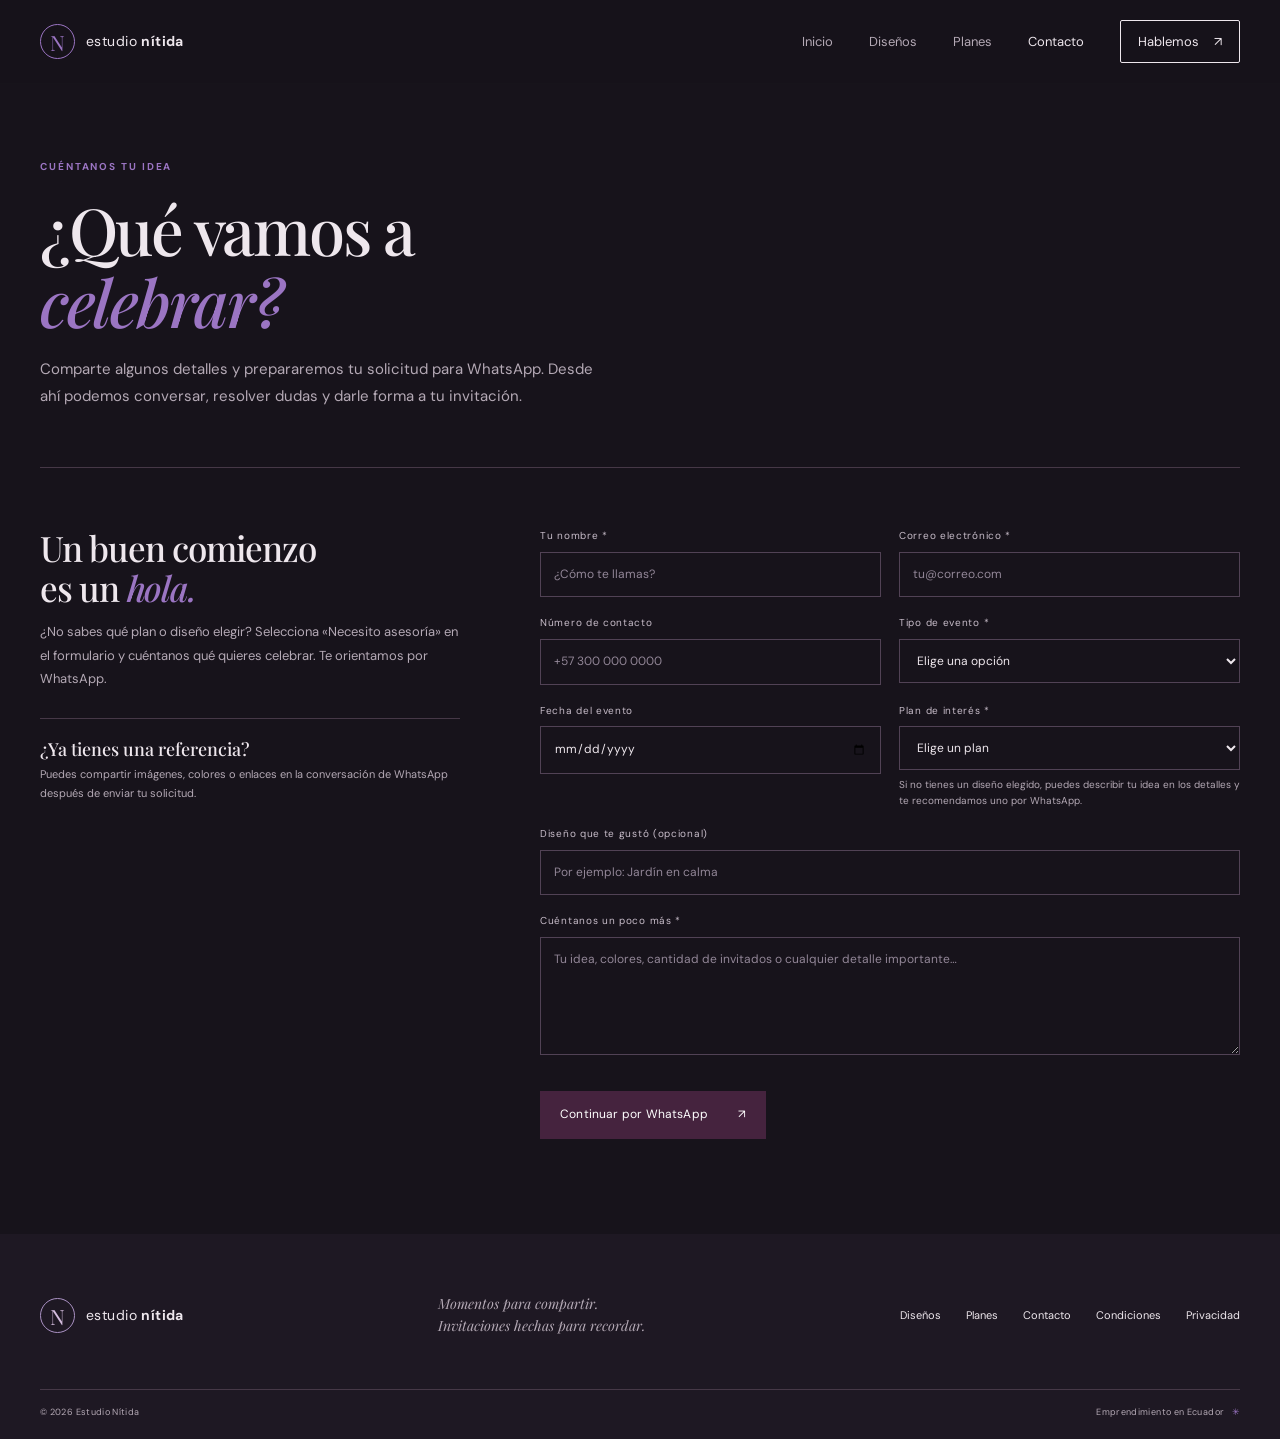
<file: pages/contacto.html>
<!doctype html>
<html lang="es">
  <head>
    <meta charset="utf-8" />
    <meta name="viewport" content="width=device-width, initial-scale=1" />
    <meta
      name="description"
      content="Cuéntanos qué quieres celebrar y recibe una propuesta para tu invitación digital."
    />
    <title>Contacto — Estudio Nítida</title>
    <link rel="preconnect" href="https://fonts.googleapis.com" />
    <link rel="preconnect" href="https://fonts.gstatic.com" crossorigin />
    <link
      href="https://fonts.googleapis.com/css2?family=DM+Sans:wght@400;500;600;700&family=Playfair+Display:ital,wght@0,500;0,600;0,700;1,500&display=swap"
      rel="stylesheet"
    />
    <link rel="stylesheet" href="../css/main.css" />
    <link rel="stylesheet" href="../css/components.css" />
    <link rel="stylesheet" href="../css/responsive.css" />
  </head>
  <body>
    <header class="site-header">
      <a class="brand" href="../index.html"
        ><span class="brand-mark">N</span><span>estudio <b>nítida</b></span></a
      >
      <button class="menu-toggle" aria-expanded="false" aria-label="Abrir menú">
        <span></span><span></span>
      </button>
      <nav class="main-nav" aria-label="Navegación principal">
        <a href="../index.html">Inicio</a><a href="catalogo.html">Diseños</a>
        <a href="servicios.html">Planes</a
        ><a class="active" href="contacto.html">Contacto</a>
        <a class="nav-cta" href="#solicitud">Hablemos <span>↗</span></a>
      </nav>
    </header>
    <main class="inner-page">
      <section class="wrap page-hero">
        <p class="eyebrow">CUÉNTANOS TU IDEA</p>
        <h1>¿Qué vamos a<br /><em>celebrar?</em></h1>
        <p>
          Comparte algunos detalles y prepararemos tu solicitud para WhatsApp.
          Desde ahí podemos conversar, resolver dudas y darle forma a tu
          invitación.
        </p>
      </section>
      <section class="wrap contact-layout" id="solicitud">
        <aside class="contact-aside">
          <h2>Un buen comienzo<br />es un <em>hola.</em></h2>
          <p>
            ¿No sabes qué plan o diseño elegir? Selecciona «Necesito asesoría»
            en el formulario y cuéntanos qué quieres celebrar. Te orientamos
            por WhatsApp.
          </p>
          <div class="contact-note">
            <strong>¿Ya tienes una referencia?</strong>
            Puedes compartir imágenes, colores o enlaces en la conversación de
            WhatsApp después de enviar tu solicitud.
          </div>
        </aside>
        <!-- La solicitud se prepara para WhatsApp; este sitio no la almacena. -->
        <form class="contact-form" id="contact-form">
          <div class="field">
            <label for="name">Tu nombre *</label
            ><input
              id="name"
              name="name"
              autocomplete="name"
              placeholder="¿Cómo te llamas?"
              required
              maxlength="80"
            />
          </div>
          <div class="field">
            <label for="email">Correo electrónico *</label
            ><input
              id="email"
              name="email"
              type="email"
              autocomplete="email"
              placeholder="tu@correo.com"
              required
              maxlength="120"
            />
          </div>
          <div class="field">
            <label for="phone">Número de contacto</label
            ><input
              id="phone"
              name="phone"
              type="tel"
              autocomplete="tel"
              placeholder="+57 300 000 0000"
              maxlength="30"
            />
          </div>
          <div class="field">
            <label for="event">Tipo de evento *</label>
            <select id="event" name="event" required>
              <option value="">Elige una opción</option>
              <option>Boda</option>
              <option>Cumpleaños</option>
              <option>Graduación</option>
              <option>Baby shower</option>
              <option>Aniversario</option>
              <option>Quince años</option>
              <option>Otro</option>
            </select>
          </div>
          <div class="field">
            <label for="date">Fecha del evento</label
            ><input id="date" name="date" type="date" />
          </div>
          <div class="field">
            <label for="plan">Plan de interés *</label>
            <select
              id="plan"
              name="plan"
              aria-describedby="plan-help"
              required
            >
              <option value="">Elige un plan</option>
              <option value="Básico">Básico</option>
              <option value="Intermedio">Intermedio</option>
              <option value="Avanzado">Avanzado</option>
              <option value="Necesito asesoría">Necesito asesoría</option>
            </select>
            <p class="field-help" id="plan-help">
              Si no tienes un diseño elegido, puedes describir tu idea en los
              detalles y te recomendamos uno por WhatsApp.
            </p>
          </div>
          <div class="field full">
            <label for="design">Diseño que te gustó (opcional)</label
            ><input
              id="design"
              name="design"
              placeholder="Por ejemplo: Jardín en calma"
            />
          </div>
          <div class="field full">
            <label for="details">Cuéntanos un poco más *</label
            ><textarea
              id="details"
              name="details"
              placeholder="Tu idea, colores, cantidad de invitados o cualquier detalle importante…"
              required
              maxlength="1500"
            ></textarea>
          </div>
          <p
            class="form-status"
            id="form-status"
            role="status"
            aria-live="polite"
          ></p>
          <button class="button button-dark" type="submit">
            Continuar por WhatsApp <span>↗</span>
          </button>
        </form>
      </section>
    </main>
    <footer class="site-footer">
      <div class="wrap footer-top">
        <a class="brand brand-footer" href="../index.html"
          ><span class="brand-mark">N</span
          ><span>estudio <b>nítida</b></span></a
        >
        <p>Momentos para compartir.<br />Invitaciones hechas para recordar.</p>
        <div class="footer-links">
          <a href="catalogo.html">Diseños</a><a href="servicios.html">Planes</a
          ><a href="contacto.html">Contacto</a>
          <a href="condiciones.html">Condiciones</a>
          <a href="privacidad.html">Privacidad</a>
        </div>
      </div>
      <div class="wrap footer-bottom">
        <span>© 2026 Estudio Nítida</span
        ><span>Emprendimiento en Ecuador <i>✳</i></span>
      </div>
    </footer>
    <script src="../js/main.js"></script>
    <script src="../js/whatsapp.js"></script>
    <script src="../js/forms.js"></script>
  </body>
</html>
</file>
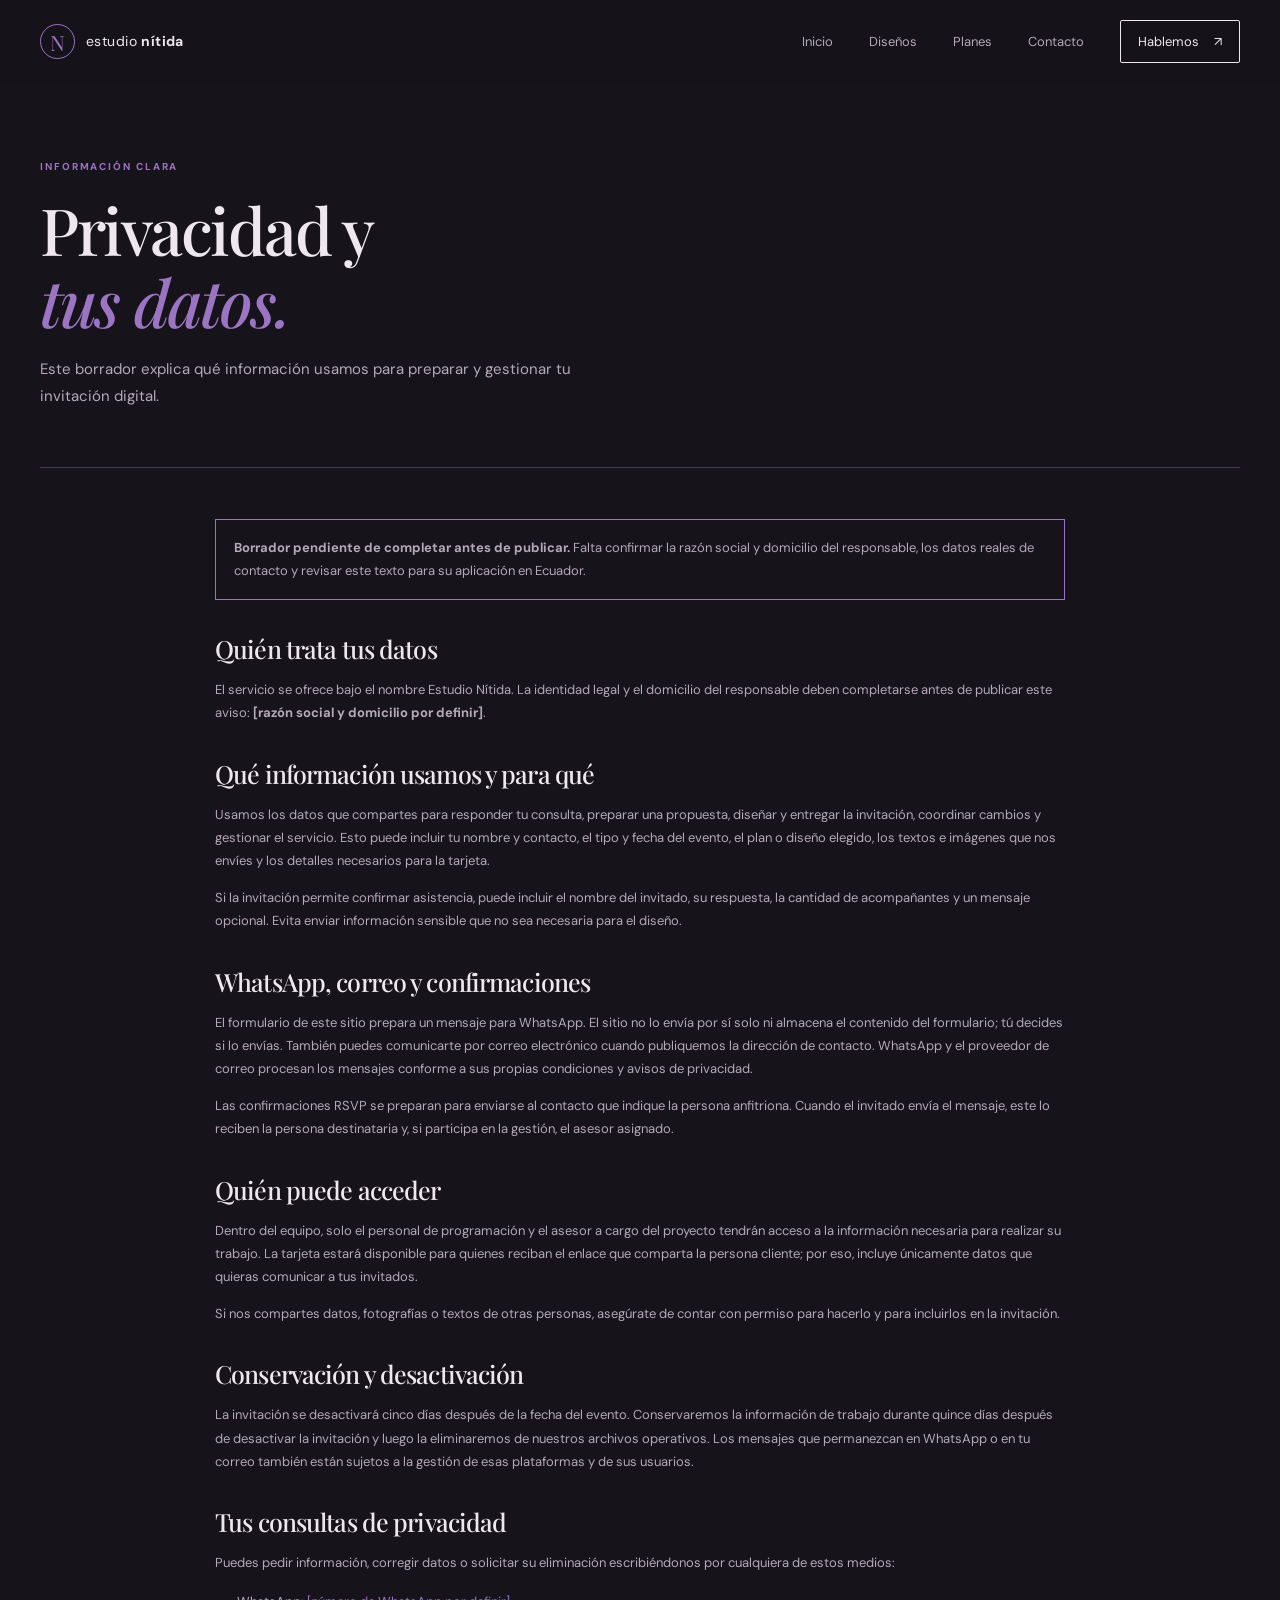
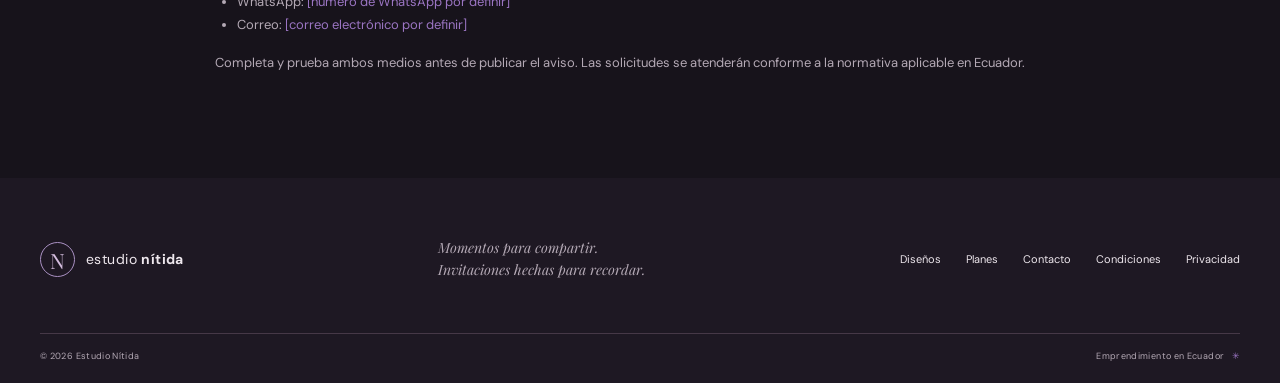
<file: pages/privacidad.html>
<!doctype html>
<html lang="es">
  <head>
    <meta charset="utf-8" />
    <meta name="viewport" content="width=device-width, initial-scale=1" />
    <meta
      name="description"
      content="Borrador del aviso de privacidad de Estudio Nítida."
    />
    <title>Privacidad — Estudio Nítida</title>
    <link rel="preconnect" href="https://fonts.googleapis.com" />
    <link rel="preconnect" href="https://fonts.gstatic.com" crossorigin />
    <link
      href="https://fonts.googleapis.com/css2?family=DM+Sans:wght@400;500;600;700&family=Playfair+Display:ital,wght@0,500;0,600;0,700;1,500&display=swap"
      rel="stylesheet"
    />
    <link rel="stylesheet" href="../css/main.css" />
    <link rel="stylesheet" href="../css/components.css" />
    <link rel="stylesheet" href="../css/responsive.css" />
  </head>
  <body>
    <header class="site-header">
      <a class="brand" href="../index.html" aria-label="Estudio Nítida, inicio">
        <span class="brand-mark">N</span>
        <span>estudio <b>nítida</b></span>
      </a>
      <button class="menu-toggle" aria-expanded="false" aria-label="Abrir menú">
        <span></span>
        <span></span>
      </button>
      <nav class="main-nav" aria-label="Navegación principal">
        <a href="../index.html">Inicio</a>
        <a href="catalogo.html">Diseños</a>
        <a href="servicios.html">Planes</a>
        <a href="contacto.html">Contacto</a>
        <a class="nav-cta" href="contacto.html">Hablemos <span>↗</span></a>
      </nav>
    </header>
    <main class="inner-page">
      <section class="wrap page-hero">
        <p class="eyebrow">INFORMACIÓN CLARA</p>
        <h1>Privacidad y<br /><em>tus datos.</em></h1>
        <p>
          Este borrador explica qué información usamos para preparar y gestionar
          tu invitación digital.
        </p>
      </section>
      <article class="wrap legal-content">
        <p class="legal-notice">
          <strong>Borrador pendiente de completar antes de publicar.</strong>
          Falta confirmar la razón social y domicilio del responsable, los datos
          reales de contacto y revisar este texto para su aplicación en Ecuador.
        </p>

        <section>
          <h2>Quién trata tus datos</h2>
          <p>
            El servicio se ofrece bajo el nombre Estudio Nítida. La identidad
            legal y el domicilio del responsable deben completarse antes de
            publicar este aviso: <strong>[razón social y domicilio por definir]</strong>.
          </p>
        </section>

        <section>
          <h2>Qué información usamos y para qué</h2>
          <p>
            Usamos los datos que compartes para responder tu consulta, preparar
            una propuesta, diseñar y entregar la invitación, coordinar cambios y
            gestionar el servicio. Esto puede incluir tu nombre y contacto, el
            tipo y fecha del evento, el plan o diseño elegido, los textos e
            imágenes que nos envíes y los detalles necesarios para la tarjeta.
          </p>
          <p>
            Si la invitación permite confirmar asistencia, puede incluir el
            nombre del invitado, su respuesta, la cantidad de acompañantes y un
            mensaje opcional. Evita enviar información sensible que no sea
            necesaria para el diseño.
          </p>
        </section>

        <section>
          <h2>WhatsApp, correo y confirmaciones</h2>
          <p>
            El formulario de este sitio prepara un mensaje para WhatsApp. El
            sitio no lo envía por sí solo ni almacena el contenido del
            formulario; tú decides si lo envías. También puedes comunicarte por
            correo electrónico cuando publiquemos la dirección de contacto.
            WhatsApp y el proveedor de correo procesan los mensajes conforme a
            sus propias condiciones y avisos de privacidad.
          </p>
          <p>
            Las confirmaciones RSVP se preparan para enviarse al contacto que
            indique la persona anfitriona. Cuando el invitado envía el mensaje,
            este lo reciben la persona destinataria y, si participa en la
            gestión, el asesor asignado.
          </p>
        </section>

        <section>
          <h2>Quién puede acceder</h2>
          <p>
            Dentro del equipo, solo el personal de programación y el asesor a
            cargo del proyecto tendrán acceso a la información necesaria para
            realizar su trabajo. La tarjeta estará disponible para quienes
            reciban el enlace que comparta la persona cliente; por eso, incluye
            únicamente datos que quieras comunicar a tus invitados.
          </p>
          <p>
            Si nos compartes datos, fotografías o textos de otras personas,
            asegúrate de contar con permiso para hacerlo y para incluirlos en la
            invitación.
          </p>
        </section>

        <section>
          <h2>Conservación y desactivación</h2>
          <p>
            La invitación se desactivará cinco días después de la fecha del
            evento. Conservaremos la información de trabajo durante quince días
            después de desactivar la invitación y luego la eliminaremos de
            nuestros archivos operativos. Los mensajes que permanezcan en
            WhatsApp o en tu correo también están sujetos a la gestión de esas
            plataformas y de sus usuarios.
          </p>
        </section>

        <section>
          <h2>Tus consultas de privacidad</h2>
          <p>
            Puedes pedir información, corregir datos o solicitar su eliminación
            escribiéndonos por cualquiera de estos medios:
          </p>
          <ul>
            <li>
              WhatsApp:
              <span class="legal-contact">[número de WhatsApp por definir]</span>
            </li>
            <li>
              Correo:
              <span class="legal-contact">[correo electrónico por definir]</span>
            </li>
          </ul>
          <p>
            Completa y prueba ambos medios antes de publicar el aviso. Las
            solicitudes se atenderán conforme a la normativa aplicable en
            Ecuador.
          </p>
        </section>
      </article>
    </main>
    <footer class="site-footer">
      <div class="wrap footer-top">
        <a class="brand brand-footer" href="../index.html">
          <span class="brand-mark">N</span>
          <span>estudio <b>nítida</b></span>
        </a>
        <p>Momentos para compartir.<br />Invitaciones hechas para recordar.</p>
        <div class="footer-links">
          <a href="catalogo.html">Diseños</a>
          <a href="servicios.html">Planes</a>
          <a href="contacto.html">Contacto</a>
          <a href="condiciones.html">Condiciones</a>
          <a href="privacidad.html">Privacidad</a>
        </div>
      </div>
      <div class="wrap footer-bottom">
        <span>© 2026 Estudio Nítida</span>
        <span>Emprendimiento en Ecuador <i>✳</i></span>
      </div>
    </footer>
    <script src="../js/main.js"></script>
  </body>
</html>
</file>
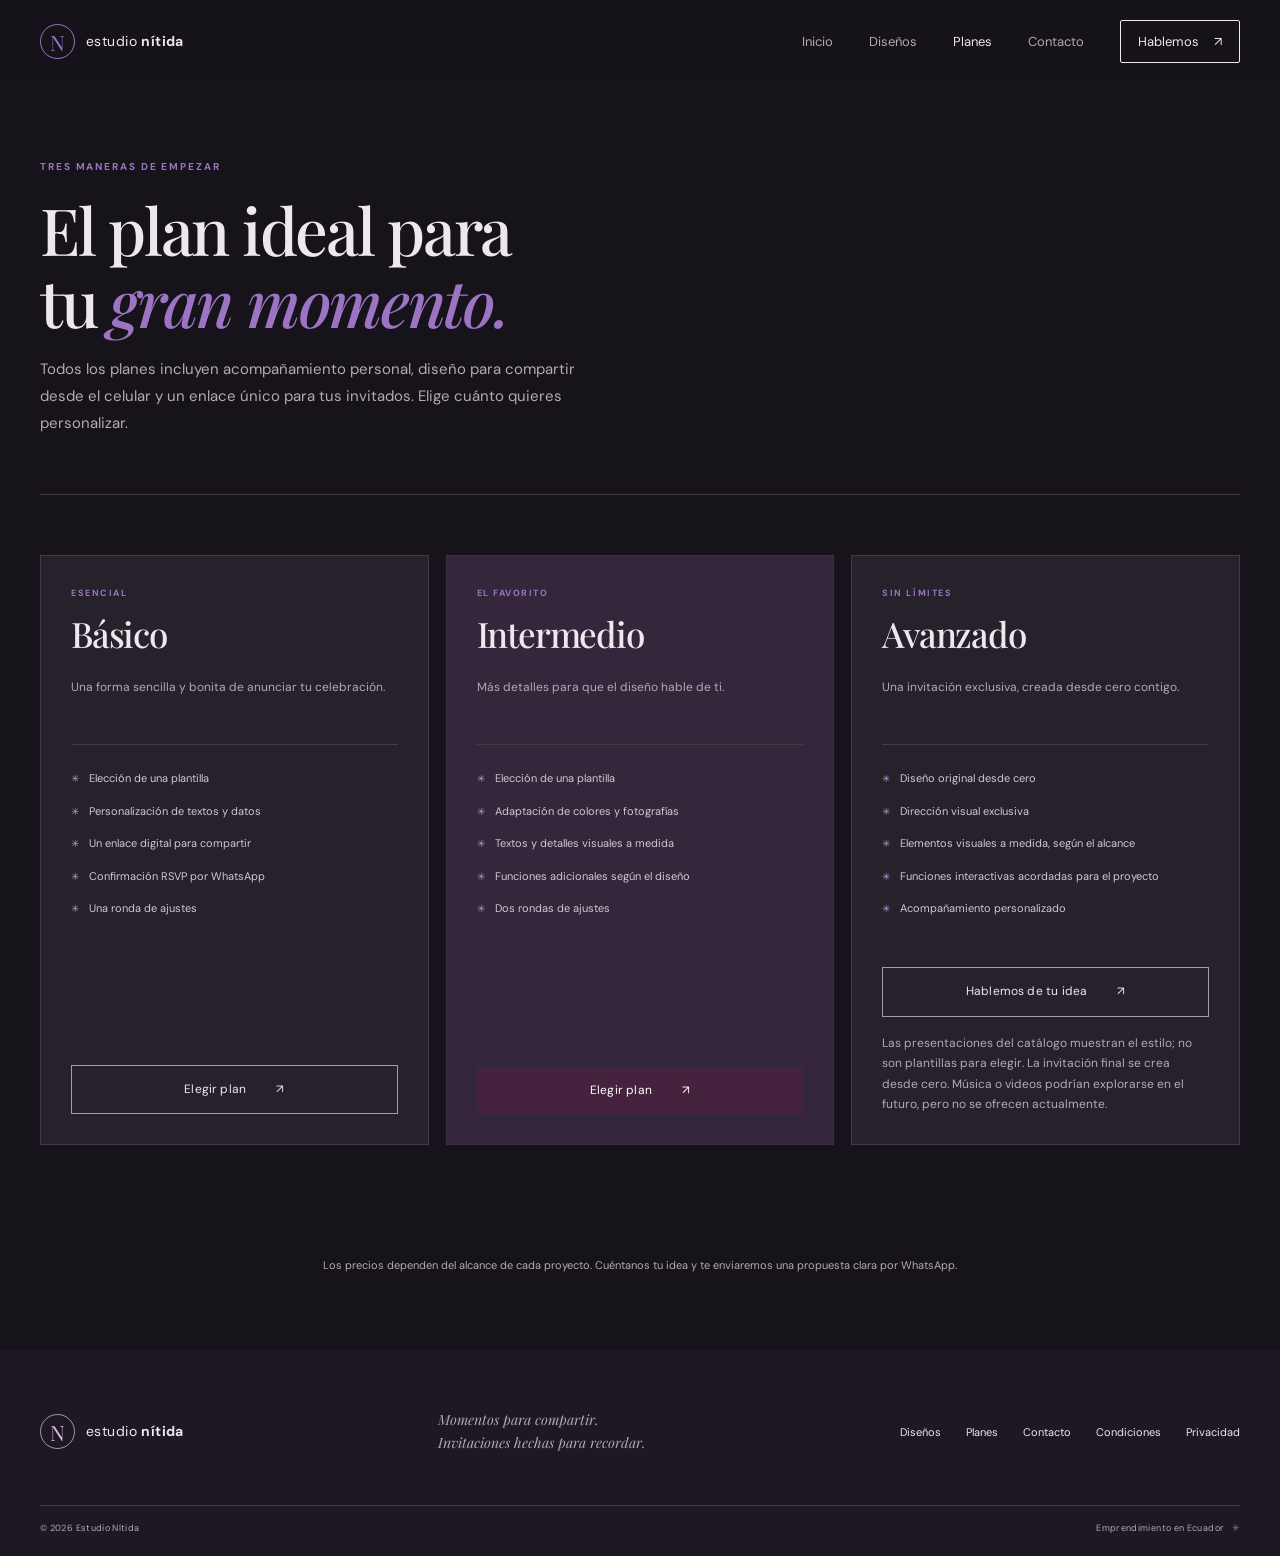
<file: pages/servicios.html>
<!doctype html>
<html lang="es">
  <head>
    <meta charset="utf-8" />
    <meta name="viewport" content="width=device-width, initial-scale=1" />
    <meta
      name="description"
      content="Conoce los planes de invitaciones digitales de Estudio Nítida."
    />
    <title>Planes — Estudio Nítida</title>
    <link rel="preconnect" href="https://fonts.googleapis.com" />
    <link rel="preconnect" href="https://fonts.gstatic.com" crossorigin />
    <link
      href="https://fonts.googleapis.com/css2?family=DM+Sans:wght@400;500;600;700&family=Playfair+Display:ital,wght@0,500;0,600;0,700;1,500&display=swap"
      rel="stylesheet"
    />
    <link rel="stylesheet" href="../css/main.css" />
    <link rel="stylesheet" href="../css/components.css" />
    <link rel="stylesheet" href="../css/responsive.css" />
  </head>
  <body>
    <header class="site-header">
      <a class="brand" href="../index.html"
        ><span class="brand-mark">N</span><span>estudio <b>nítida</b></span></a
      >
      <button class="menu-toggle" aria-expanded="false" aria-label="Abrir menú">
        <span></span><span></span>
      </button>
      <nav class="main-nav" aria-label="Navegación principal">
        <a href="../index.html">Inicio</a><a href="catalogo.html">Diseños</a>
        <a class="active" href="servicios.html">Planes</a
        ><a href="contacto.html">Contacto</a>
        <a class="nav-cta" href="contacto.html">Hablemos <span>↗</span></a>
      </nav>
    </header>
    <main class="inner-page">
      <section class="wrap page-hero">
        <p class="eyebrow">TRES MANERAS DE EMPEZAR</p>
        <h1>El plan ideal para<br />tu <em>gran momento.</em></h1>
        <p>
          Todos los planes incluyen acompañamiento personal, diseño para
          compartir desde el celular y un enlace único para tus invitados. Elige
          cuánto quieres personalizar.
        </p>
      </section>
      <section class="wrap">
        <div class="plans-grid">
          <article class="plan-card">
            <span class="plan-kicker">ESENCIAL</span>
            <h2>Básico</h2>
            <p>Una forma sencilla y bonita de anunciar tu celebración.</p>
            <ul>
              <li>Elección de una plantilla</li>
              <li>Personalización de textos y datos</li>
              <li>Un enlace digital para compartir</li>
              <li>Confirmación RSVP por WhatsApp</li>
              <li>Una ronda de ajustes</li>
            </ul>
            <a class="button button-outline" href="contacto.html?plan=basico"
              >Elegir plan <span>↗</span></a
            >
          </article>
          <article class="plan-card popular">
            <span class="plan-kicker">EL FAVORITO</span>
            <h2>Intermedio</h2>
            <p>Más detalles para que el diseño hable de ti.</p>
            <ul>
              <li>Elección de una plantilla</li>
              <li>Adaptación de colores y fotografías</li>
              <li>Textos y detalles visuales a medida</li>
              <li>Funciones adicionales según el diseño</li>
              <li>Dos rondas de ajustes</li>
            </ul>
            <a class="button button-dark" href="contacto.html?plan=intermedio"
              >Elegir plan <span>↗</span></a
            >
          </article>
          <article class="plan-card">
            <span class="plan-kicker">SIN LÍMITES</span>
            <h2>Avanzado</h2>
            <p>Una invitación exclusiva, creada desde cero contigo.</p>
            <ul>
              <li>Diseño original desde cero</li>
              <li>Dirección visual exclusiva</li>
              <li>Elementos visuales a medida, según el alcance</li>
              <li>Funciones interactivas acordadas para el proyecto</li>
              <li>Acompañamiento personalizado</li>
            </ul>
            <a class="button button-outline" href="contacto.html?plan=avanzado"
              >Hablemos de tu idea <span>↗</span></a
            >
            <p class="plan-detail">
              Las presentaciones del catálogo muestran el estilo; no son
              plantillas para elegir. La invitación final se crea desde cero.
              Música o videos podrían explorarse en el futuro, pero no se
              ofrecen actualmente.
            </p>
          </article>
        </div>
        <p class="plan-note">
          Los precios dependen del alcance de cada proyecto. Cuéntanos tu idea y
          te enviaremos una propuesta clara por WhatsApp.
        </p>
      </section>
    </main>
    <footer class="site-footer">
      <div class="wrap footer-top">
        <a class="brand brand-footer" href="../index.html"
          ><span class="brand-mark">N</span
          ><span>estudio <b>nítida</b></span></a
        >
        <p>Momentos para compartir.<br />Invitaciones hechas para recordar.</p>
        <div class="footer-links">
          <a href="catalogo.html">Diseños</a><a href="servicios.html">Planes</a
          ><a href="contacto.html">Contacto</a>
          <a href="condiciones.html">Condiciones</a>
          <a href="privacidad.html">Privacidad</a>
        </div>
      </div>
      <div class="wrap footer-bottom">
        <span>© 2026 Estudio Nítida</span
        ><span>Emprendimiento en Ecuador <i>✳</i></span>
      </div>
    </footer>
    <script src="../js/main.js"></script>
  </body>
</html>
</file>
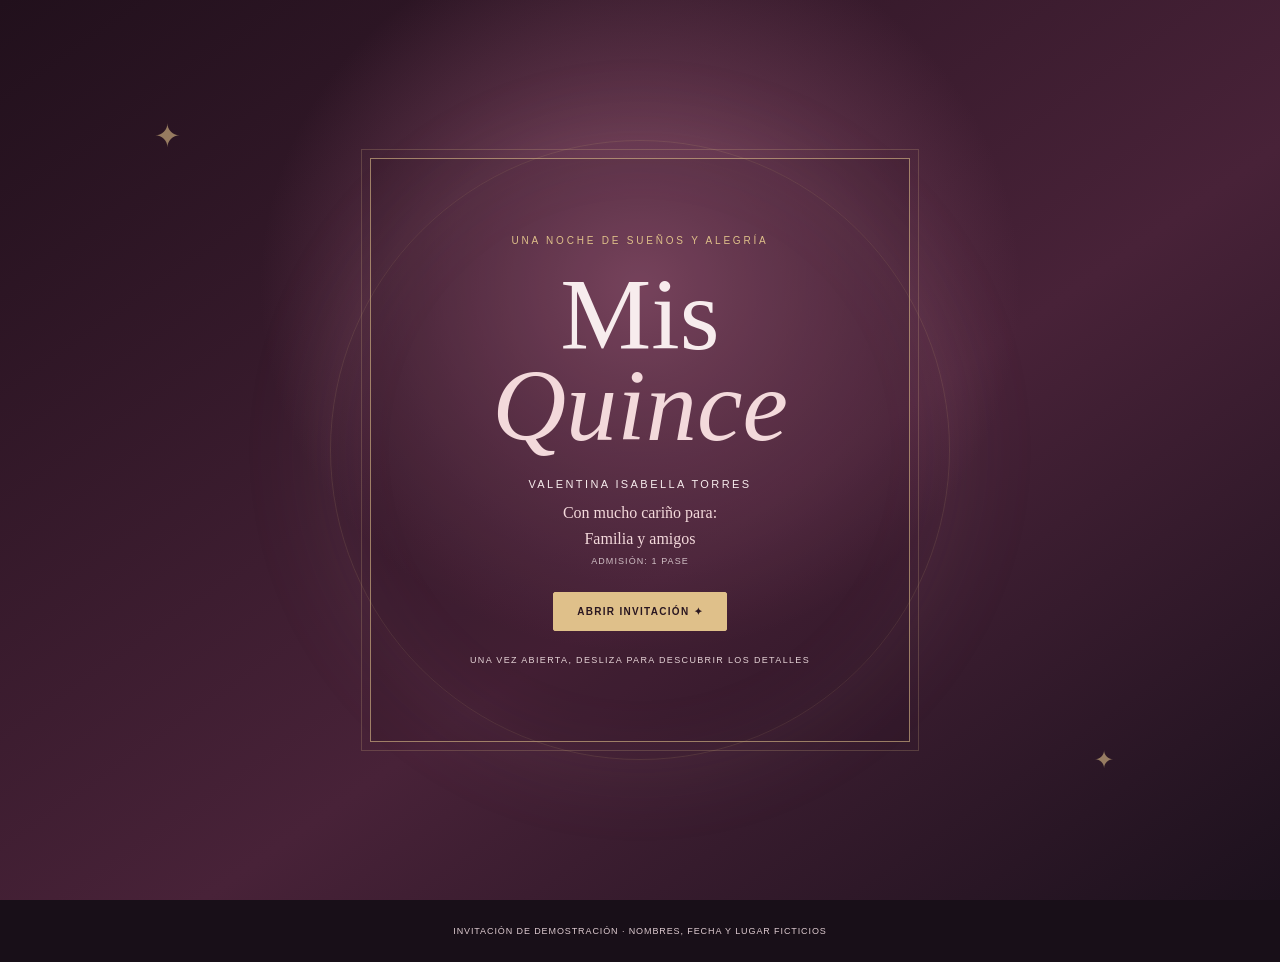
<file: templates/intermediate/XV-cumple/invitacion.html>
<!doctype html>
<html lang="es">
  <head>
    <meta charset="UTF-8" />
    <meta name="viewport" content="width=device-width, initial-scale=1.0" />
    <meta
      name="description"
      content="Ejemplo de invitación digital premium para una fiesta de quince años."
    />
    <title>Mis quince | Invitación de ejemplo</title>
    <link rel="stylesheet" href="./styles.css" />
  </head>
  <body>
    <header class="cover" id="portada">
      <div class="cover-glow" aria-hidden="true"></div>
      <div class="cover-frame">
        <div class="eyebrow">Una noche de sueños y alegría</div>
        <h1>Mis <span>Quince</span></h1>
        <div class="subtitle">Valentina Isabella Torres</div>
        <p class="guest">Con mucho cariño para:</p>
        <p class="guest" id="guestName">Familia y amigos</p>
        <p class="pass">Admisión: 1 pase</p>
        <button class="btn" id="openBtn" type="button">
          Abrir invitación ✦
        </button>
        <span class="scroll-hint"
          >UNA VEZ ABIERTA, DESLIZA PARA DESCUBRIR LOS DETALLES</span
        >
      </div>
    </header>

    <main class="invitation" id="invitation">
      <section class="section intro">
        <div class="inner">
          <div class="ornament">✧ ❦ ✧</div>
          <div class="kicker">Mis quince años</div>
          <h2>Una noche que guardaré en el corazón</h2>
          <div class="name">Valentina Isabella</div>
          <p>
            Con mucha ilusión quiero invitarte a celebrar mis quince años. Será
            una noche para compartir, bailar y crear recuerdos que nos
            acompañarán siempre.
          </p>
          <p>Tu presencia hará que este día sea aún más especial.</p>
        </div>
      </section>

      <section class="photo-section" aria-label="Decoración de la celebración">
        <div class="photo-panel">
          <img
            src="imgs/image.png"
            alt="Decoración elegante en tonos rosa y dorado para una fiesta de quince años"
          />
          <div class="photo-caption">
            <div class="kicker">Una celebración inolvidable</div>
            <h2>Un sueño hecho realidad</h2>
          </div>
        </div>
      </section>

      <section class="section countdown-section">
        <div class="inner">
          <div class="kicker">La cuenta regresiva ha comenzado</div>
          <h2>Falta muy poco</h2>
          <p>Nos vemos el sábado 12 de diciembre de 2026.</p>
          <div class="countdown" aria-label="Cuenta regresiva hasta el evento">
            <div class="time-box">
              <strong id="days">00</strong><span>Días</span>
            </div>
            <div class="time-box">
              <strong id="hours">00</strong><span>Horas</span>
            </div>
            <div class="time-box">
              <strong id="minutes">00</strong><span>Minutos</span>
            </div>
            <div class="time-box">
              <strong id="seconds">00</strong><span>Segundos</span>
            </div>
          </div>
        </div>
      </section>

      <section class="section details">
        <div class="inner">
          <div class="kicker">Detalles del evento</div>
          <h2>Me encantará verte</h2>
          <div class="detail-grid">
            <article class="detail">
              <div class="ornament">✧</div>
              <h3>Recepción</h3>
              <p><strong>Salón Jardines de Luna</strong></p>
              <p>Sábado 12 de diciembre<br />20:00</p>
              <p>Av. de los Ejemplos 123, Guayaquil</p>
              <a
                class="btn"
                href="https://maps.google.com/?q=Guayaquil+Ecuador"
                target="_blank"
                rel="noopener"
                >Ver mapa</a
              >
            </article>
            <article class="detail">
              <div class="ornament">✧</div>
              <h3>La celebración</h3>
              <p><strong>Una noche para brillar</strong></p>
              <p>La cena y el baile comenzarán a las 21:00.</p>
              <p>¡Gracias por acompañarme en este momento tan especial!</p>
            </article>
          </div>
        </div>
      </section>

      <section class="section dress">
        <div class="inner">
          <div class="ornament">✧</div>
          <div class="kicker">Código de vestimenta</div>
          <h2>Elegancia formal</h2>
          <div class="dress-code">VESTIMENTA FORMAL</div>
          <p>
            Elige tu atuendo formal favorito y prepárate para disfrutar una
            noche llena de alegría.
          </p>
        </div>
      </section>

      <section class="section gifts">
        <div class="inner">
          <div class="kicker">Un detalle de cariño</div>
          <h2>Regalos</h2>
          <div class="gift-panel">
            <div class="ornament">♡</div>
            <p>
              Lo más importante para mí es contar con tu presencia. Si deseas
              tener un detalle, puedes hacerlo mediante un sobre.
            </p>
            <button
              class="btn"
              id="giftBtn"
              type="button"
              aria-expanded="false"
              aria-controls="giftInfo"
            >
              Ver información
            </button>
            <p class="gift-info" id="giftInfo" hidden>
              Este es un dato de demostración. Reemplázalo por la información
              real al personalizar la invitación.
            </p>
          </div>
        </div>
      </section>

      <section class="section rsvp">
        <div class="inner">
          <div class="kicker">Será un honor contar contigo</div>
          <h2>¿Me acompañas?</h2>
          <p>
            Confirma tu asistencia para ayudarme a preparar cada detalle. El
            enlace usa un número ficticio; reemplázalo antes de compartir la
            invitación.
          </p>
          <a class="btn" id="rsvpBtn" href="#" target="_blank" rel="noopener"
            >Confirmar por WhatsApp</a
          >
          <br />
          <a class="btn outline back-top" href="#portada"
            >Volver a la portada ↑</a
          >
        </div>
      </section>
    </main>

    <footer>
      INVITACIÓN DE DEMOSTRACIÓN · NOMBRES, FECHA Y LUGAR FICTICIOS
    </footer>

    <script>
      const openBtn = document.getElementById("openBtn");
      const invitation = document.getElementById("invitation");
      openBtn.addEventListener("click", () => {
        invitation.classList.add("visible");
        openBtn.textContent = "Invitación abierta ✓";
        openBtn.disabled = true;
        invitation.scrollIntoView({ behavior: "smooth" });
      });

      const eventDate = new Date("2026-12-12T20:00:00-05:00").getTime();
      function updateCountdown() {
        const distance = eventDate - Date.now();
        const values =
          distance > 0
            ? {
                days: Math.floor(distance / 86400000),
                hours: Math.floor((distance % 86400000) / 3600000),
                minutes: Math.floor((distance % 3600000) / 60000),
                seconds: Math.floor((distance % 60000) / 1000),
              }
            : { days: 0, hours: 0, minutes: 0, seconds: 0 };
        Object.entries(values).forEach(([id, value]) => {
          document.getElementById(id).textContent = String(value).padStart(
            2,
            "0",
          );
        });
      }
      updateCountdown();
      setInterval(updateCountdown, 1000);

      const giftBtn = document.getElementById("giftBtn");
      giftBtn.addEventListener("click", () => {
        const info = document.getElementById("giftInfo");
        info.hidden = !info.hidden;
        giftBtn.textContent = info.hidden
          ? "Ver información"
          : "Ocultar información";
        giftBtn.setAttribute("aria-expanded", String(!info.hidden));
      });

      const whatsappNumber = "593999999999";
      const message =
        "Hola, confirmo mi asistencia a los quince años de Valentina Isabella.";
      document.getElementById("rsvpBtn").href =
        "https://wa.me/" +
        whatsappNumber +
        "?text=" +
        encodeURIComponent(message);
    </script>
  </body>
</html>
</file>
<file: css/main.css>
/* Tema base: fondos oscuros con acentos violetas y rojos. */
@import url("https://fonts.googleapis.com/css2?family=DM+Sans:wght@400;500;600;700&family=Playfair+Display:ital,wght@0,500;0,600;0,700;1,500;1,600&display=swap");
:root {
  --ink: #eee7ed;
  --muted: #b4a9b5;
  --paper: #17131b;
  --white: #27212b;
  --violet: #9b75c3;
  --plum: #45233e;
  --sage: #302536;
  --line: #463847;
  --rose: #c95b6b;
  --serif: "Playfair Display", Georgia, serif;
  --sans: "DM Sans", Arial, sans-serif;
  --wide: 1200px;
  scrollbar-color: var(--violet) var(--paper);
  scrollbar-width: thin;
}
/* Barra de desplazamiento coordinada con la identidad oscura de la página. */
::-webkit-scrollbar {
  width: 11px;
}
::-webkit-scrollbar-track {
  background: var(--paper);
}
::-webkit-scrollbar-thumb {
  background: linear-gradient(180deg, var(--violet), var(--rose));
  border: 3px solid var(--paper);
  border-radius: 10px;
}
::-webkit-scrollbar-thumb:hover {
  background: var(--rose);
}
* {
  box-sizing: border-box;
}
html {
  scroll-behavior: smooth;
}
body {
  margin: 0;
  background: var(--paper);
  color: var(--ink);
  font-family: var(--sans);
  font-size: 15px;
  line-height: 1.65;
}
a {
  color: inherit;
  text-decoration: none;
}
button,
input,
select,
textarea {
  font: inherit;
}
.wrap {
  width: min(var(--wide), calc(100% - 64px));
  margin-inline: auto;
}
.site-header {
  height: 84px;
  padding: 0 max(32px, calc((100vw - var(--wide)) / 2));
  display: flex;
  align-items: center;
  justify-content: space-between;
  border-bottom: 1px solid rgba(41, 42, 37, 0.08);
  position: sticky;
  top: 0;
  z-index: 5;
  background: rgba(23, 19, 27, 0.94);
  backdrop-filter: blur(14px);
  transition:
    box-shadow 0.25s ease,
    border-color 0.25s ease;
}
.site-header.is-scrolled {
  border-color: var(--line);
  box-shadow: 0 12px 32px rgba(8, 5, 12, 0.3);
}
.brand {
  display: flex;
  gap: 11px;
  align-items: center;
  font-size: 14px;
  letter-spacing: 0.03em;
}
.brand b {
  font-weight: 700;
}
.brand-mark {
  display: grid;
  place-items: center;
  width: 35px;
  height: 35px;
  border: 1px solid var(--violet);
  border-radius: 50%;
  font-family: var(--serif);
  font-size: 21px;
  color: var(--violet);
}
.main-nav {
  display: flex;
  align-items: center;
  gap: 36px;
  font-size: 13px;
}
.main-nav > a:not(.nav-cta) {
  color: #b4a9b5;
  transition:
    color 0.2s,
    transform 0.2s;
}
.main-nav > a:not(.nav-cta):hover {
  transform: translateY(-2px);
}
.main-nav > a.active,
.main-nav > a:hover {
  color: var(--ink);
}
.nav-cta {
  border: 1px solid var(--ink);
  padding: 10px 17px;
  border-radius: 2px;
}
.nav-cta span {
  margin-left: 12px;
}
.menu-toggle {
  display: none;
}
.hero {
  min-height: 640px;
  display: grid;
  grid-template-columns: 1fr 1fr;
  align-items: center;
  gap: 35px;
  padding-top: 35px;
  padding-bottom: 55px;
}
.hero-copy {
  padding: 20px 0 0 30px;
}
.eyebrow {
  font-size: 10px;
  letter-spacing: 0.19em;
  font-weight: 700;
  color: var(--violet);
  margin: 0 0 19px;
}
.eyebrow-line {
  display: inline-block;
  width: 25px;
  height: 1px;
  background: var(--violet);
  vertical-align: middle;
  margin-right: 10px;
}
.hero h1,
h2 {
  font: 500 clamp(42px, 5.1vw, 65px)/1.13 var(--serif);
  letter-spacing: -0.035em;
  margin: 0;
}
.hero h1 em,
h2 em {
  color: var(--violet);
  font-weight: 500;
}
.hero-text {
  max-width: 435px;
  margin: 23px 0 27px;
  color: #c8bdca;
  font-size: 15px;
  line-height: 1.9;
}
.hero-actions {
  display: flex;
  align-items: center;
  gap: 25px;
}
.button {
  display: inline-flex;
  align-items: center;
  justify-content: center;
  gap: 30px;
  padding: 14px 20px;
  font-size: 12px;
  letter-spacing: 0.015em;
  transition:
    transform 0.2s,
    background 0.2s;
}
.button:hover {
  transform: translateY(-3px);
  box-shadow: 0 10px 25px rgba(8, 5, 12, 0.25);
}
.button-dark {
  color: white;
  background: var(--plum);
}
.button-dark:hover {
  background: #32182d;
}
.text-link {
  font-size: 12px;
  border-bottom: 1px solid var(--line);
  padding: 5px 0;
}
.text-link span {
  margin-left: 9px;
  color: var(--violet);
}
.hero-note {
  margin-top: 55px;
  color: #b4a9b5;
  font-size: 10px;
  letter-spacing: 0.015em;
}
.note-dot {
  display: inline-block;
  width: 6px;
  height: 6px;
  background: var(--rose);
  border-radius: 50%;
  margin-right: 8px;
  vertical-align: 1px;
}
.hero-art {
  height: 520px;
  position: relative;
  display: flex;
  justify-content: center;
  align-items: center;
}
.art-backdrop {
  position: absolute;
  width: 78%;
  height: 79%;
  background: #2a2130;
  right: 4%;
  top: 8%;
  border-radius: 48% 48% 0 0;
}
.invite-card {
  position: relative;
  width: 275px;
  height: 390px;
  background: #28202b;
  box-shadow: 0 18px 50px #45233e29;
  text-align: center;
  padding: 30px 19px;
  color: #eee7ed;
  transform: rotate(3deg);
  display: flex;
  flex-direction: column;
  align-items: center;
}
.invite-top {
  font-size: 8px;
  letter-spacing: 0.18em;
}
.invite-flower {
  font-size: 29px;
  color: #dc7180;
  margin-top: 20px;
}
.invite-script {
  font: italic 500 29px/0.95 var(--serif);
  color: #b090cf;
  margin: 5px 0 12px;
}
.invite-rule {
  height: 1px;
  background: #63485e;
  width: 80%;
  margin: 8px auto;
}
.invite-names {
  font: 500 27px var(--serif);
  margin-top: 8px;
}
.invite-names span {
  font-style: italic;
  color: #dc7180;
}
.invite-date {
  font-size: 8px;
  letter-spacing: 0.1em;
  margin-top: 14px;
}
.invite-place {
  font-size: 9px;
  margin-top: 6px;
  color: #b4a9b5;
}
.invite-seal {
  width: 38px;
  height: 38px;
  border: 1px solid #9d7bb9;
  border-radius: 50%;
  font: 14px/13px var(--serif);
  padding-top: 5px;
  margin-top: 17px;
}
.invite-seal small {
  font-size: 8px;
}
.art-spark {
  position: absolute;
  color: #a686c6;
}
.spark-one {
  font-size: 44px;
  top: 68px;
  left: 15%;
}
.spark-two {
  font-size: 22px;
  bottom: 103px;
  right: 12%;
}
.art-caption {
  position: absolute;
  bottom: 4px;
  left: 4%;
  right: 4%;
  display: flex;
  gap: 12px;
  align-items: center;
  color: #83837a;
  font-size: 9px;
  letter-spacing: 0.08em;
}
.art-caption span:first-child {
  color: var(--violet);
  font-weight: 700;
}
.caption-arrow {
  margin-left: auto;
  color: var(--violet);
  font-size: 15px;
}
.trust-strip {
  border-block: 1px solid var(--line);
  background: #201923;
}
.trust-inner {
  height: 69px;
  display: flex;
  align-items: center;
  justify-content: space-around;
  color: #b4a9b5;
  font-size: 9px;
  letter-spacing: 0.15em;
}
.trust-inner i {
  font-style: normal;
  color: #aa8acb;
}
.section {
  padding-block: 105px;
}
.intro-section {
  display: grid;
  grid-template-columns: 1fr 0.7fr;
  gap: 110px;
  align-items: end;
}
.intro-section h2,
.section-heading h2,
.process-section h2,
.closing-cta h2 {
  font-size: 48px;
}
.intro-copy {
  max-width: 430px;
  color: #b4a9b5;
  font-size: 14px;
  line-height: 1.9;
}
.intro-copy p {
  margin: 0 0 19px;
}
.featured-section {
  background: #221b27;
  padding-block: 88px 96px;
}
.section-heading {
  display: flex;
  align-items: end;
  justify-content: space-between;
  margin-bottom: 42px;
}
.section-heading .eyebrow {
  margin-bottom: 13px;
}
.section-heading h2 {
  font-size: 43px;
}
.featured-grid {
  display: grid;
  grid-template-columns: repeat(auto-fill, minmax(min(100%, 360px), 360px));
  gap: 23px;
}
.featured-plan + .featured-plan {
  margin-top: 40px;
  padding-top: 30px;
  border-top: 1px solid var(--line);
}
.featured-plan-title {
  margin: 0 0 15px;
  color: var(--violet);
  font-size: 10px;
  letter-spacing: 0.16em;
}
.feature-art {
  height: 330px;
  position: relative;
  text-align: center;
  display: flex;
  flex-direction: column;
  justify-content: center;
  align-items: center;
  overflow: hidden;
  transition:
    transform 0.45s ease,
    filter 0.45s ease;
}
.feature-card:hover .feature-art {
  transform: translateY(-5px);
  filter: saturate(1.12);
}
.feature-tag {
  position: absolute;
  top: 18px;
  left: 18px;
  font-size: 8px;
  letter-spacing: 0.12em;
}
.feature-art strong {
  font: 500 36px/1.1 var(--serif);
  position: relative;
  z-index: 1;
}
.feature-art strong em {
  font-weight: 500;
}
.feature-art small {
  font-size: 10px;
  letter-spacing: 0.1em;
  margin-top: 16px;
}
.feature-wedding {
  background: #302436;
  color: #e7dbe9;
}
.feature-wedding:before,
.feature-wedding:after {
  content: "❧";
  position: absolute;
  font: 130px var(--serif);
  color: #81639a;
  opacity: 0.54;
}
.feature-wedding:before {
  top: 23px;
  left: -12px;
  transform: rotate(-45deg);
}
.feature-wedding:after {
  bottom: 4px;
  right: -8px;
  transform: rotate(135deg);
}
.mini-wreath {
  font-size: 35px;
  margin-bottom: 12px;
}
.feature-birthday {
  background: #38212d;
  color: #e8cfde;
}
.birthday-sun {
  font-size: 55px;
  position: absolute;
  right: 34px;
  top: 55px;
  color: #bc4a62;
}
.feature-birthday strong {
  font-size: 40px;
}
.feature-graduation {
  background: #2a2230;
  color: #e4d9e5;
}
.grad-star {
  font-size: 50px;
  position: absolute;
  left: 35px;
  top: 54px;
  color: #9b78b9;
}
.feature-graduation:after {
  content: "✧";
  position: absolute;
  right: 34px;
  bottom: 30px;
  font-size: 80px;
  color: #a5a18f;
}
.feature-meta {
  display: flex;
  justify-content: space-between;
  padding: 14px 1px 0;
  font-size: 12px;
}
.feature-meta span:last-child {
  color: var(--violet);
}
.process-section {
  background: var(--paper);
}
.process-wrap {
  display: grid;
  grid-template-columns: 0.9fr 1.1fr;
  gap: 105px;
  align-items: center;
}
.process-intro > p:not(.eyebrow) {
  max-width: 360px;
  color: var(--muted);
  font-size: 13px;
  margin: 20px 0 25px;
}
.button-outline {
  border: 1px solid #ac98b0;
}
.steps article {
  display: grid;
  grid-template-columns: 42px 1fr 30px;
  gap: 20px;
  align-items: start;
  padding: 23px 0;
  border-bottom: 1px solid var(--line);
}
.steps article:first-child {
  border-top: 1px solid var(--line);
}
.steps article > span {
  font-size: 10px;
  color: var(--violet);
  padding-top: 4px;
}
.steps h3 {
  font: 500 22px var(--serif);
  margin: 0 0 6px;
}
.steps p {
  font-size: 12px;
  color: var(--muted);
  margin: 0;
}
.steps b {
  font-size: 20px;
  font-weight: 400;
  color: #aa8acb;
}
.closing-cta {
  background: var(--plum);
  color: #f0e8ed;
  position: relative;
  overflow: hidden;
}
.closing-inner {
  min-height: 310px;
  display: flex;
  align-items: center;
  justify-content: space-between;
  position: relative;
}
.closing-cta .eyebrow {
  color: #e2bac4;
}
.closing-cta h2 {
  font-size: 46px;
}
.closing-cta h2 em {
  color: #e2bac4;
}
.button-light {
  background: #17131b;
  color: var(--ink);
  margin-right: 115px;
}
.closing-flower {
  position: absolute;
  right: -15px;
  bottom: -66px;
  font-size: 230px;
  color: #81639a;
  opacity: 0.4;
}
.site-footer {
  background: #1e1823;
}

/* Aparición progresiva al entrar cada bloque en la ventana visible. */
.reveal {
  opacity: 0;
  transform: translateY(24px);
  transition:
    opacity 0.7s ease,
    transform 0.7s cubic-bezier(0.2, 0.7, 0.2, 1);
  transition-delay: var(--reveal-delay, 0ms);
}
.reveal.is-visible {
  opacity: 1;
  transform: translateY(0);
}
.hero-copy {
  animation: rise-in 0.8s 0.08s both cubic-bezier(0.2, 0.7, 0.2, 1);
}
.hero-art {
  animation: rise-in 0.9s 0.18s both cubic-bezier(0.2, 0.7, 0.2, 1);
}
.invite-card {
  animation: invitation-float 6s 1s ease-in-out infinite;
}
.art-spark {
  animation: spark-pulse 3.2s ease-in-out infinite;
}
.spark-two {
  animation-delay: 1.2s;
}
@keyframes rise-in {
  from {
    opacity: 0;
    transform: translateY(22px);
  }
  to {
    opacity: 1;
    transform: translateY(0);
  }
}
@keyframes invitation-float {
  0%,
  100% {
    transform: rotate(3deg) translateY(0);
  }
  50% {
    transform: rotate(3deg) translateY(-9px);
  }
}
@keyframes spark-pulse {
  0%,
  100% {
    opacity: 0.55;
    transform: scale(0.9);
  }
  50% {
    opacity: 1;
    transform: scale(1.08);
  }
}
@media (prefers-reduced-motion: reduce) {
  *,
  *:before,
  *:after {
    scroll-behavior: auto !important;
    animation-duration: 0.01ms !important;
    animation-iteration-count: 1 !important;
    transition-duration: 0.01ms !important;
  }
  .reveal {
    opacity: 1;
    transform: none;
  }
}
.footer-top {
  display: flex;
  align-items: center;
  justify-content: space-between;
  padding-block: 45px 37px;
}
.brand-footer .brand-mark {
  border-color: #aa91c3;
  color: #d4bdde;
}
.footer-top > p {
  font: italic 14px/1.6 var(--serif);
  color: #b4a9b5;
}
.footer-links {
  display: flex;
  gap: 25px;
  font-size: 11px;
}
.footer-bottom {
  border-top: 1px solid var(--line);
  padding-block: 15px 20px;
  display: flex;
  justify-content: space-between;
  color: #b4a9b5;
  font-size: 9px;
  letter-spacing: 0.04em;
}
.footer-bottom i {
  font-style: normal;
  color: var(--violet);
  margin-left: 5px;
}
</file>
<file: css/components.css>
/* Componentes de catálogo, planes, formularios y plantillas. */
.page-hero {
  padding: 75px 0 57px;
  border-bottom: 1px solid var(--line);
}
.page-hero h1 {
  font: 500 clamp(42px, 6vw, 65px)/1.12 var(--serif);
  letter-spacing: -0.035em;
  margin: 0;
}
.page-hero h1 em {
  color: var(--violet);
  font-weight: 500;
}
.page-hero p:last-child {
  max-width: 560px;
  color: var(--muted);
  margin: 18px 0 0;
  line-height: 1.8;
}
.inner-page {
  min-height: 65vh;
}
.legal-content {
  max-width: 850px;
  padding: 38px 0 90px;
}
.legal-notice {
  padding: 16px 18px;
  border: 1px solid var(--violet);
  color: var(--ink);
  font-size: 12px;
  line-height: 1.7;
}
.legal-content section {
  margin-top: 32px;
}
.legal-content h2 {
  font: 500 25px var(--serif);
  margin: 0 0 10px;
}
.legal-content p,
.legal-content li {
  color: var(--muted);
  font-size: 13px;
  line-height: 1.8;
}
.legal-content ul {
  padding-left: 22px;
}
.legal-contact {
  color: var(--violet);
}
.catalog-toolbar {
  display: flex;
  align-items: center;
  justify-content: space-between;
  padding-block: 24px;
}
.filter-list {
  display: flex;
  gap: 9px;
  flex-wrap: wrap;
}
.filter-button {
  border: 1px solid var(--line);
  padding: 8px 14px;
  background: transparent;
  color: #b4a9b5;
  font-size: 11px;
  cursor: pointer;
}
.filter-button[aria-pressed="true"],
.filter-button:hover {
  background: var(--plum);
  border-color: var(--plum);
  color: white;
}
.catalog-count {
  color: var(--muted);
  font-size: 11px;
}
.catalog-grid {
  display: grid;
  grid-template-columns: repeat(3, 1fr);
  gap: 32px 22px;
}
.catalog-plan-section + .catalog-plan-section {
  margin-top: 42px;
  padding-top: 30px;
  border-top: 1px solid var(--line);
}
.catalog-plan-section:last-child {
  padding-bottom: 90px;
}
.catalog-plan-title {
  font: 500 27px var(--serif);
  margin: 0 0 20px;
}
.catalog-plan-note,
.plan-detail {
  max-width: 720px;
  color: var(--muted);
  font-size: 12px;
  line-height: 1.7;
}
.catalog-plan-note {
  margin: -7px 0 22px;
}
.plan-detail {
  margin: 16px 0 0;
}
.catalog-item[hidden] {
  display: none;
}
.catalog-art {
  height: 300px;
  position: relative;
  background: #302436;
  overflow: hidden;
  transition:
    transform 0.4s ease,
    filter 0.4s ease;
}
.catalog-preview {
  display: block;
  width: 100%;
  height: 100%;
  object-fit: cover;
}
.catalog-item:hover .catalog-art {
  transform: translateY(-4px);
  filter: saturate(1.12);
}
.catalog-label {
  position: absolute;
  left: 15px;
  top: 15px;
  z-index: 2;
  font-size: 8px;
  letter-spacing: 0.13em;
}
.catalog-info {
  display: flex;
  justify-content: space-between;
  align-items: start;
  padding-top: 13px;
}
.catalog-info h2,
.catalog-info h3 {
  font: 500 19px var(--serif);
  letter-spacing: 0;
  margin: 0;
}
.catalog-info p {
  font-size: 10px;
  color: var(--muted);
  margin: 3px 0 0;
}
.catalog-info > a {
  font-size: 11px;
  color: var(--violet);
  border-bottom: 1px solid #ad91c2;
  padding-bottom: 3px;
}
.plans-grid {
  display: grid;
  grid-template-columns: repeat(3, 1fr);
  gap: 17px;
  padding: 60px 0 100px;
}
.plan-card {
  background: var(--white);
  padding: 30px;
  border: 1px solid var(--line);
  display: flex;
  flex-direction: column;
  min-height: 420px;
}
.plan-card.popular {
  background: #34263b;
  border-color: #3a2b40;
}
.plan-kicker {
  font-size: 9px;
  letter-spacing: 0.17em;
  color: var(--violet);
  font-weight: 700;
}
.plan-card h2 {
  font-size: 35px;
  margin: 13px 0;
}
.plan-card > p {
  font-size: 12px;
  color: var(--muted);
  min-height: 42px;
}
.plan-card ul {
  padding: 17px 0;
  margin: 12px 0 25px;
  border-top: 1px solid var(--line);
  list-style: none;
  flex: 1;
}
.plan-card li {
  font-size: 11px;
  padding: 7px 0;
  color: #d2c8d2;
}
.plan-card li:before {
  content: "✳";
  font-size: 10px;
  color: #b89bd4;
  margin-right: 10px;
}
.plan-card .button {
  width: 100%;
}
.plan-note {
  text-align: center;
  color: var(--muted);
  font-size: 11px;
  padding: 0 20px 65px;
}
.contact-layout {
  display: grid;
  grid-template-columns: 0.75fr 1.25fr;
  gap: 80px;
  padding: 60px 0 95px;
}
.contact-aside h2 {
  font-size: 35px;
}
.contact-aside > p {
  color: var(--muted);
  font-size: 13px;
  line-height: 1.8;
}
.contact-note {
  border-top: 1px solid var(--line);
  margin-top: 28px;
  padding-top: 18px;
  font-size: 11px;
  color: var(--muted);
}
.contact-note strong {
  display: block;
  color: var(--ink);
  font: 500 18px var(--serif);
  margin-bottom: 4px;
}
.contact-form {
  display: grid;
  grid-template-columns: 1fr 1fr;
  gap: 18px;
}
.field {
  display: flex;
  flex-direction: column;
  gap: 7px;
}
.field.full {
  grid-column: 1/-1;
}
.field label {
  font-size: 10px;
  letter-spacing: 0.07em;
  color: #c8bdca;
}
.field-help {
  color: var(--muted);
  font-size: 10px;
  line-height: 1.55;
  margin: 0;
}
.field input,
.field select,
.field textarea {
  background: transparent;
  border: 1px solid #514255;
  padding: 12px 13px;
  color: var(--ink);
  font-size: 12px;
  border-radius: 0;
  outline: none;
}
.field textarea {
  min-height: 118px;
  resize: vertical;
}
.field input:focus,
.field select:focus,
.field textarea:focus {
  border-color: var(--violet);
}
.field input::placeholder,
.field textarea::placeholder {
  color: #928697;
}
.form-status {
  grid-column: 1/-1;
  color: var(--violet);
  font-size: 12px;
  margin: 0;
}
.contact-form .button {
  justify-self: start;
  border: 0;
  cursor: pointer;
}
.template-preview {
  margin: 55px auto 90px;
  max-width: 800px;
  padding: 45px;
  background: #27212b;
  border: 1px solid var(--line);
  text-align: center;
  position: relative;
}
.template-preview h2 {
  font-size: 44px;
}
.template-preview > p {
  color: var(--muted);
  font-size: 13px;
}
.template-preview .field {
  max-width: 450px;
  margin: 18px auto;
  text-align: left;
}
.template-preview .button {
  border: 0;
  cursor: pointer;
}
.template-preview .rsvp-form {
  margin-top: 25px;
}
.template-preview .preview-badge {
  position: absolute;
  top: 13px;
  left: 13px;
  font-size: 8px;
  letter-spacing: 0.15em;
  color: var(--violet);
}
.template-preview .rsvp-status {
  font-size: 12px;
  color: var(--violet);
  min-height: 24px;
}
.no-results {
  grid-column: 1/-1;
  text-align: center;
  color: var(--muted);
  padding: 60px;
}
.page-hero .eyebrow {
  margin-bottom: 17px;
}
.faq-section {
  background: #201923;
  border-top: 1px solid var(--line);
}
.faq-wrap {
  display: grid;
  grid-template-columns: 0.8fr 1.2fr;
  gap: 90px;
  align-items: start;
}
.faq-intro h2 {
  font-size: 42px;
}
.faq-intro > p:not(.eyebrow) {
  max-width: 350px;
  color: var(--muted);
  font-size: 13px;
  margin: 18px 0;
}
.faq-list {
  border-top: 1px solid var(--line);
}
.faq-item {
  border-bottom: 1px solid var(--line);
}
.faq-item summary {
  position: relative;
  list-style: none;
  cursor: pointer;
  padding: 20px 42px 20px 0;
  font: 500 19px var(--serif);
  transition: color 0.2s ease;
}
.faq-item summary::-webkit-details-marker {
  display: none;
}
.faq-item summary:after {
  content: "+";
  position: absolute;
  top: 17px;
  right: 4px;
  color: var(--rose);
  font: 24px var(--sans);
  transition: transform 0.25s ease;
}
.faq-item[open] summary {
  color: #d4bdde;
}
.faq-item[open] summary:after {
  transform: rotate(45deg);
}
.faq-item p {
  max-width: 600px;
  color: var(--muted);
  font-size: 12px;
  line-height: 1.85;
  margin: -3px 42px 20px 0;
}
.faq-item[open] p {
  animation: faq-appear 0.3s ease both;
}
@keyframes faq-appear {
  from {
    opacity: 0;
    transform: translateY(-5px);
  }
  to {
    opacity: 1;
    transform: translateY(0);
  }
}
@media (max-width: 900px) {
  .faq-wrap {
    gap: 45px;
  }
}
@media (max-width: 650px) {
  .faq-wrap {
    grid-template-columns: 1fr;
    gap: 32px;
  }
  .faq-intro h2 {
    font-size: 38px;
  }
  .faq-item summary {
    font-size: 17px;
  }
}
</file>
<file: css/responsive.css>
/* Ajustes de navegación y composición para pantallas pequeñas. */
@media (max-width: 900px) {
  .wrap {
    width: min(100% - 44px, var(--wide));
  }
  .site-header {
    padding-inline: 22px;
  }
  .main-nav {
    gap: 19px;
  }
  .hero {
    min-height: 570px;
    gap: 8px;
  }
  .hero-copy {
    padding-left: 3px;
  }
  .hero h1 {
    font-size: 53px;
  }
  .hero-art {
    transform: scale(0.9);
  }
  .intro-section,
  .process-wrap {
    gap: 45px;
  }
  .featured-grid {
    gap: 14px;
  }
  .feature-art {
    height: 280px;
  }
  .feature-art strong {
    font-size: 31px;
  }
  .contact-layout {
    gap: 45px;
  }
  .plans-grid {
    gap: 11px;
  }
  .plan-card {
    padding: 24px;
  }
}
@media (max-width: 650px) {
  .wrap {
    width: calc(100% - 40px);
  }
  .site-header {
    height: 70px;
    padding-inline: 20px;
  }
  .menu-toggle {
    display: flex;
    flex-direction: column;
    gap: 5px;
    border: 0;
    background: transparent;
    padding: 10px;
  }
  .menu-toggle span {
    width: 22px;
    height: 1px;
    background: var(--ink);
  }
  .main-nav {
    display: none;
    position: absolute;
    top: 69px;
    left: 0;
    right: 0;
    background: var(--paper);
    padding: 18px 22px 25px;
    border-bottom: 1px solid var(--line);
    flex-direction: column;
    align-items: stretch;
    gap: 0;
  }
  .main-nav.open {
    display: flex;
  }
  .main-nav > a {
    padding: 12px 4px;
  }
  .nav-cta {
    margin-top: 8px;
    text-align: center;
  }
  .hero {
    display: flex;
    flex-direction: column;
    align-items: stretch;
    padding-top: 53px;
    padding-bottom: 30px;
    gap: 0;
  }
  .hero-copy {
    padding: 0;
  }
  .hero h1 {
    font-size: clamp(43px, 12vw, 58px);
  }
  .hero-text {
    font-size: 13px;
  }
  .hero-note {
    margin-top: 26px;
  }
  .hero-art {
    height: 430px;
    transform: none;
    margin-top: 4px;
  }
  .invite-card {
    transform: rotate(2deg) scale(0.88);
  }
  .hero-art .invite-card {
    animation-name: invitation-float-mobile;
  }
  @keyframes invitation-float-mobile {
    0%,
    100% {
      transform: rotate(2deg) scale(0.88) translateY(0);
    }
    50% {
      transform: rotate(2deg) scale(0.88) translateY(-8px);
    }
  }
  .art-backdrop {
    height: 82%;
    width: 77%;
    top: 4%;
  }
  .art-caption {
    left: 0;
    right: 0;
    bottom: 0;
  }
  .trust-inner {
    height: auto;
    padding-block: 15px;
    display: grid;
    grid-template-columns: 1fr 1fr;
    gap: 10px;
    text-align: center;
    font-size: 8px;
  }
  .trust-inner i {
    display: none;
  }
  .section {
    padding-block: 70px;
  }
  .intro-section,
  .process-wrap {
    grid-template-columns: 1fr;
    gap: 22px;
  }
  .intro-section h2,
  .section-heading h2,
  .process-section h2,
  .closing-cta h2 {
    font-size: 40px;
  }
  .intro-copy {
    font-size: 13px;
  }
  .featured-section {
    padding-block: 65px;
  }
  .section-heading {
    align-items: start;
    flex-direction: column;
    gap: 18px;
    margin-bottom: 25px;
  }
  .section-heading h2 {
    font-size: 38px;
  }
  .featured-grid {
    grid-template-columns: 1fr;
    gap: 25px;
  }
  .feature-art {
    height: 340px;
  }
  .process-wrap {
    gap: 37px;
  }
  .closing-inner {
    min-height: 350px;
    align-items: flex-start;
    justify-content: center;
    flex-direction: column;
    gap: 22px;
    padding-block: 45px;
  }
  .closing-cta h2 {
    font-size: 40px;
  }
  .button-light {
    margin: 0;
  }
  .closing-flower {
    font-size: 150px;
    right: -25px;
    bottom: -36px;
  }
  .footer-top {
    align-items: flex-start;
    gap: 18px;
    flex-wrap: wrap;
  }
  .footer-top > p {
    width: 100%;
    order: 3;
    margin: 0;
  }
  .footer-links {
    gap: 16px;
    font-size: 10px;
    flex-wrap: wrap;
  }
  .footer-bottom {
    gap: 8px;
    flex-direction: column;
  }
  .page-hero {
    padding: 50px 0 35px;
  }
  .page-hero h1 {
    font-size: 46px;
  }
  .page-hero p:last-child {
    font-size: 13px;
  }
  .catalog-toolbar {
    align-items: flex-start;
    flex-direction: column;
    gap: 13px;
  }
  .filter-list {
    gap: 7px;
  }
  .filter-button {
    padding: 7px 10px;
  }
  .catalog-grid {
    grid-template-columns: 1fr;
    gap: 24px;
  }
  .catalog-plan-section:last-child {
    padding-bottom: 65px;
  }
  .catalog-plan-title {
    font-size: 24px;
  }
  .catalog-art {
    height: 340px;
  }
  .plans-grid {
    grid-template-columns: 1fr;
    padding: 35px 0 45px;
    gap: 13px;
  }
  .plan-card {
    min-height: 0;
  }
  .plan-card > p {
    min-height: 0;
  }
  .plan-note {
    padding-bottom: 45px;
  }
  .contact-layout {
    grid-template-columns: 1fr;
    gap: 30px;
    padding: 35px 0 65px;
  }
  .contact-aside h2 {
    font-size: 32px;
  }
  .contact-form {
    grid-template-columns: 1fr;
    gap: 14px;
  }
  .field.full {
    grid-column: auto;
  }
  .form-status {
    grid-column: auto;
  }
  .template-preview {
    margin: 35px auto 60px;
    padding: 40px 18px 26px;
  }
  .template-preview h2 {
    font-size: 35px;
  }
}
@media (prefers-reduced-motion: reduce) {
  *,
  *:before,
  *:after {
    scroll-behavior: auto !important;
    transition: none !important;
  }
}
</file>
<file: invitations/ejemplo/style.css>
/* Paleta propia de esta invitación de ejemplo. */
* {
  box-sizing: border-box;
}
body {
  margin: 0;
  min-height: 100vh;
  background: #211722;
  color: #f0e8ed;
  display: grid;
  place-items: center;
  font-family: Georgia, "Times New Roman", serif;
}
.invitation {
  width: min(440px, calc(100% - 30px));
  min-height: 650px;
  background: #2b222d;
  margin: 25px;
  padding: 48px 32px;
  text-align: center;
  box-shadow: 0 15px 60px #120e1650;
  position: relative;
  overflow: hidden;
}
.invitation:before,
.invitation:after {
  content: "❧";
  position: absolute;
  font-size: 100px;
  color: #715080;
  opacity: 0.28;
}
.invitation:before {
  left: -27px;
  top: 5px;
  transform: rotate(-40deg);
}
.invitation:after {
  right: -24px;
  bottom: -14px;
  transform: rotate(140deg);
}
.eyebrow {
  font:
    10px Arial,
    sans-serif;
  letter-spacing: 0.22em;
}
.sun {
  font-size: 44px;
  color: #b8425a;
  margin: 22px;
}
.script {
  font-style: italic;
  font-size: 43px;
  line-height: 0.95;
  color: #df7580;
  margin: 0 0 25px;
}
h1 {
  font-size: 34px;
  font-weight: 400;
  margin: 0;
}
h1 span {
  font-size: 17px;
  font-style: italic;
  color: #df7580;
}
.rule {
  height: 1px;
  background: #65485d;
  width: 68%;
  margin: 25px auto;
}
.details {
  font:
    11px Arial,
    sans-serif;
  letter-spacing: 0.13em;
  margin: 10px;
}
.address {
  font-size: 13px;
  color: #d2bdca;
  margin: 8px;
}
.rsvp-open,
form button {
  margin: 22px 0 0;
  background: #6b2949;
  color: white;
  border: 0;
  padding: 13px 20px;
  font:
    11px Arial,
    sans-serif;
  letter-spacing: 0.06em;
  cursor: pointer;
}
.rsvp-open span {
  margin-left: 14px;
}
form {
  max-width: 270px;
  margin: 15px auto 0;
  text-align: left;
  font:
    11px Arial,
    sans-serif;
}
form label {
  display: block;
  margin: 11px 0 5px;
}
form input,
form select {
  width: 100%;
  padding: 10px;
  border: 1px solid #62485c;
  background: transparent;
  color: #f3eaf0;
}
form button {
  margin-top: 14px;
  width: 100%;
}
#status {
  line-height: 1.5;
}
.footnote {
  font-style: italic;
  font-size: 13px;
  margin-top: 24px;
}
</file>
<file: templates/advanced/graduation-01/style.css>
/* Paleta propia de esta invitación de ejemplo. */
* {
  box-sizing: border-box;
}
html {
  scroll-behavior: smooth;
}
body {
  margin: 0;
  background: #2a2230;
  color: #eee6ed;
  font-family: Arial, sans-serif;
}
.page {
  max-width: 900px;
  margin: auto;
  background: #201923;
  min-height: 100vh;
}
.hero {
  min-height: 660px;
  background: #221728;
  color: #f0e7ee;
  padding: 65px 25px;
  display: flex;
  align-items: center;
  justify-content: center;
  flex-direction: column;
  text-align: center;
  position: relative;
  overflow: hidden;
}
.hero:before,
.hero:after {
  content: "✳";
  position: absolute;
  color: #81639a;
  opacity: 0.4;
  font-size: 200px;
}
.hero:before {
  left: -70px;
  top: 20px;
}
.hero:after {
  right: -75px;
  bottom: -5px;
}
.overline {
  font-size: 9px;
  letter-spacing: 0.23em;
}
.star {
  font-size: 38px;
  color: #d56b7b;
  margin: 35px;
}
.serif {
  font:
    italic 47px/1.05 Georgia,
    serif;
  margin: 0 0 30px;
}
.hero h1 {
  font-size: 12px;
  letter-spacing: 0.34em;
  line-height: 2;
  font-weight: 400;
}
.date {
  font-size: 9px;
  letter-spacing: 0.16em;
  margin-top: 21px;
}
.hero > a {
  font-size: 8px;
  color: #e2bac4;
  letter-spacing: 0.16em;
  text-decoration: none;
  margin-top: 52px;
}
.details {
  padding: 75px 22px;
  text-align: center;
  max-width: 600px;
  margin: auto;
}
.details .overline {
  color: #b49bcf;
}
.details h2 {
  font:
    400 39px/1.17 Georgia,
    serif;
}
.details h2 em {
  color: #ae8cd0;
}
.details > p:not(.overline) {
  max-width: 380px;
  margin: 15px auto;
  color: #c3b5c1;
  font:
    13px/1.8 Georgia,
    serif;
}
.event {
  display: flex;
  flex-direction: column;
  gap: 6px;
  margin: 30px auto;
}
.event span {
  font-size: 8px;
  letter-spacing: 0.18em;
  color: #b49bcf;
  margin-top: 14px;
}
.event strong {
  font:
    20px Georgia,
    serif;
  font-weight: 400;
}
.event small {
  font-size: 10px;
  color: #b8aab8;
}
.map {
  font-size: 10px;
  color: #d4bdde;
  text-decoration: none;
  border-bottom: 1px solid #8d6a98;
  padding-bottom: 4px;
}
button,
form button {
  display: block;
  margin: 27px auto 0;
  padding: 13px 24px;
  border: 0;
  background: #55263d;
  color: white;
  font-size: 10px;
  letter-spacing: 0.05em;
  cursor: pointer;
}
form {
  max-width: 320px;
  margin: 23px auto;
  text-align: left;
  font-size: 10px;
}
form label {
  display: block;
  margin: 11px 0 5px;
}
form input,
form select,
form textarea {
  width: 100%;
  padding: 10px;
  border: 1px solid #4d3b53;
  background: #29222e;
  color: #eee6ed;
}
form textarea {
  height: 74px;
}
form button {
  width: 100%;
}
footer {
  padding: 24px;
  text-align: center;
  background: #2a2230;
  color: #b8aab8;
  font-size: 8px;
  letter-spacing: 0.17em;
}
footer span {
  padding-inline: 10px;
  color: #b89bd4;
}
</file>
<file: templates/basic/birthday-01/style.css>
/* Paleta propia de esta invitación de ejemplo. */
* {
  box-sizing: border-box;
}
body {
  margin: 0;
  min-height: 100vh;
  background: #211722;
  color: #f0e8ed;
  display: grid;
  place-items: center;
  font-family: Georgia, "Times New Roman", serif;
}
.invitation {
  width: min(440px, calc(100% - 30px));
  min-height: 650px;
  background: #2b222d;
  margin: 25px;
  padding: 48px 32px;
  text-align: center;
  box-shadow: 0 15px 60px #120e1650;
  position: relative;
  overflow: hidden;
}
.invitation:before,
.invitation:after {
  content: "❧";
  position: absolute;
  font-size: 100px;
  color: #715080;
  opacity: 0.28;
}
.invitation:before {
  left: -27px;
  top: 5px;
  transform: rotate(-40deg);
}
.invitation:after {
  right: -24px;
  bottom: -14px;
  transform: rotate(140deg);
}
.eyebrow {
  font:
    10px Arial,
    sans-serif;
  letter-spacing: 0.22em;
}
.sun {
  font-size: 44px;
  color: #b8425a;
  margin: 22px;
}
.script {
  font-style: italic;
  font-size: 43px;
  line-height: 0.95;
  color: #df7580;
  margin: 0 0 25px;
}
h1 {
  font-size: 34px;
  font-weight: 400;
  margin: 0;
}
h1 span {
  font-size: 17px;
  font-style: italic;
  color: #df7580;
}
.rule {
  height: 1px;
  background: #65485d;
  width: 68%;
  margin: 25px auto;
}
.details {
  font:
    11px Arial,
    sans-serif;
  letter-spacing: 0.13em;
  margin: 10px;
}
.address {
  font-size: 13px;
  color: #d2bdca;
  margin: 8px;
}
.rsvp-open,
form button {
  margin: 22px 0 0;
  background: #6b2949;
  color: white;
  border: 0;
  padding: 13px 20px;
  font:
    11px Arial,
    sans-serif;
  letter-spacing: 0.06em;
  cursor: pointer;
}
.rsvp-open span {
  margin-left: 14px;
}
form {
  max-width: 270px;
  margin: 15px auto 0;
  text-align: left;
  font:
    11px Arial,
    sans-serif;
}
form label {
  display: block;
  margin: 11px 0 5px;
}
form input,
form select {
  width: 100%;
  padding: 10px;
  border: 1px solid #62485c;
  background: transparent;
  color: #f3eaf0;
}
form button {
  margin-top: 14px;
  width: 100%;
}
#status {
  line-height: 1.5;
}
.footnote {
  font-style: italic;
  font-size: 13px;
  margin-top: 24px;
}
</file>
<file: templates/intermediate/wedding-01/style.css>
/* Paleta propia de esta invitación de ejemplo. */
* {
  box-sizing: border-box;
}
html {
  scroll-behavior: smooth;
}
body {
  margin: 0;
  background: #1b1621;
  color: #eee7ed;
  font-family: Georgia, "Times New Roman", serif;
  text-align: center;
}
.cover {
  min-height: 690px;
  padding: 75px 20px 45px;
  display: flex;
  align-items: center;
  justify-content: center;
  flex-direction: column;
  background: radial-gradient(ellipse at center, #27202b 0, #1b1621 68%);
  position: relative;
}
.cover:before {
  content: "";
  position: absolute;
  inset: 22px;
  border: 1px solid #62465d;
  pointer-events: none;
}
.topline,
.eyebrow {
  font:
    9px Arial,
    sans-serif;
  letter-spacing: 0.2em;
}
.branch {
  font-size: 53px;
  color: #a783ce;
  margin: 30px;
}
.we {
  font-style: italic;
  font-size: 19px;
  color: #ae8cd0;
  margin: 0 0 16px;
}
h1 {
  font-size: clamp(54px, 10vw, 82px);
  font-weight: 400;
  line-height: 0.98;
  margin: 0;
}
h1 i {
  font-size: 0.6em;
  color: #df7782;
}
.date {
  font:
    11px Arial,
    sans-serif;
  letter-spacing: 0.25em;
  margin-top: 29px;
}
.scroll {
  font:
    9px Arial,
    sans-serif;
  letter-spacing: 0.15em;
  margin-top: 60px;
  color: #b69bd1;
  text-decoration: none;
}
.details {
  padding: 85px 20px 75px;
  max-width: 650px;
  margin: auto;
}
.eyebrow {
  color: #b196d0;
}
.details h2 {
  font-weight: 400;
  font-size: 44px;
  line-height: 1.15;
}
.details h2 em {
  color: #ae8cd0;
  font-weight: 400;
}
.details > p:not(.eyebrow) {
  font-size: 14px;
  color: #beb0bf;
}
.venue {
  display: flex;
  flex-direction: column;
  gap: 5px;
  margin: 28px;
}
.venue strong {
  font-size: 20px;
  font-weight: 400;
}
.venue span {
  font:
    11px Arial,
    sans-serif;
  color: #b4a6b4;
}
.map {
  display: inline-block;
  color: #d4bdde;
  font:
    11px Arial,
    sans-serif;
  border-bottom: 1px solid #83658d;
  padding-bottom: 4px;
}
button,
form button {
  display: block;
  margin: 28px auto 0;
  background: #7a2b49;
  color: white;
  border: 0;
  padding: 14px 25px;
  font:
    11px Arial,
    sans-serif;
  cursor: pointer;
}
form {
  max-width: 330px;
  margin: 25px auto;
  text-align: left;
  font:
    11px Arial,
    sans-serif;
}
form label {
  display: block;
  margin: 12px 0 5px;
}
form input,
form select,
form textarea {
  width: 100%;
  padding: 11px;
  border: 1px solid #64495f;
  background: #29222e;
  color: #eee7ed;
}
form textarea {
  height: 75px;
}
form button {
  width: 100%;
}
footer {
  background: #302536;
  padding: 28px;
  font-style: italic;
  color: #b5a5b5;
}
footer strong {
  display: block;
  font: 20px Georgia;
  margin-top: 6px;
}
</file>
<file: templates/intermediate/XV-cumple/styles.css>
:root {
  --ink: #f7eced;
  --muted: #d0bfc5;
  --wine: #4b1f36;
  --wine-dark: #25121f;
  --plum: #713b59;
  --rose: #d89baa;
  --rose-light: #f3d9db;
  --gold: #dfc08a;
  --surface: #fff8f3;
  --surface-ink: #39232e;
  --soft: #f3e8e7;
}
* {
  box-sizing: border-box;
}
html {
  scroll-behavior: smooth;
}
body {
  margin: 0;
  color: var(--surface-ink);
  background: var(--surface);
  font-family: Georgia, "Times New Roman", serif;
}
button,
a {
  -webkit-tap-highlight-color: transparent;
}
button {
  font: inherit;
}
.cover {
  min-height: 100svh;
  display: grid;
  place-items: center;
  padding: 30px 20px;
  position: relative;
  isolation: isolate;
  overflow: hidden;
  text-align: center;
  color: var(--ink);
  background:
    radial-gradient(ellipse at 50% 32%, #854c67 0, transparent 42%),
    linear-gradient(145deg, #21101c, #482238 58%, #1c111d);
}
.cover::before,
.cover::after {
  content: "✦";
  position: absolute;
  color: var(--gold);
  opacity: 0.6;
  animation: shimmer 4s ease-in-out infinite;
}
.cover::before {
  top: 13%;
  left: 12%;
  font-size: 2rem;
}
.cover::after {
  right: 13%;
  bottom: 14%;
  font-size: 1.5rem;
  animation-delay: -2s;
}
.cover-glow {
  position: absolute;
  z-index: -1;
  width: min(78vw, 620px);
  aspect-ratio: 1;
  border: 1px solid #dfc08a24;
  border-radius: 50%;
  box-shadow:
    0 0 100px #d89baa18,
    inset 0 0 80px #d89baa0d;
  animation: breathe 7s ease-in-out infinite;
}
.cover-frame {
  width: min(540px, 100%);
  padding: clamp(42px, 9vw, 76px) 24px;
  position: relative;
  border: 1px solid #dfc08a99;
  outline: 1px solid #dfc08a38;
  outline-offset: 8px;
  background: #21101c26;
  animation: rise 0.9s ease both;
}
.eyebrow,
.subtitle,
.scroll-hint,
.kicker,
.btn,
.pass,
footer {
  font-family: Arial, Helvetica, sans-serif;
  text-transform: uppercase;
}
.eyebrow {
  color: var(--gold);
  font-size: 10px;
  letter-spacing: 0.28em;
}
.cover h1 {
  margin: 24px 0 12px;
  font-size: clamp(3.3rem, 11vw, 6.4rem);
  line-height: 0.88;
  font-weight: 400;
}
.cover h1 span {
  display: block;
  color: var(--rose-light);
  font-style: italic;
}
.subtitle {
  margin: 27px 0 14px;
  font-size: 11px;
  letter-spacing: 0.22em;
}
.guest {
  margin: 0 0 8px;
  color: var(--rose-light);
  font-size: 1rem;
}
.pass {
  margin: 0 0 26px;
  color: var(--muted);
  font-size: 9px;
  letter-spacing: 0.12em;
}
.btn {
  display: inline-block;
  padding: 13px 23px;
  border: 1px solid var(--gold);
  border-radius: 2px;
  background: var(--gold);
  color: #2a1721;
  font-size: 10px;
  font-weight: 700;
  letter-spacing: 0.13em;
  text-decoration: none;
  cursor: pointer;
  transition:
    transform 0.25s ease,
    background 0.25s ease,
    box-shadow 0.25s ease;
}
.btn:hover {
  transform: translateY(-3px);
  background: var(--rose-light);
  box-shadow: 0 8px 24px #14091466;
}
.btn.outline {
  color: var(--ink);
  background: transparent;
}
.scroll-hint {
  display: block;
  margin-top: 24px;
  color: #e5d3d6;
  font-size: 9px;
  letter-spacing: 0.15em;
}
.invitation {
  display: none;
}
.invitation.visible {
  display: block;
  animation: reveal 0.8s ease both;
}
.section {
  padding: 78px 20px;
  text-align: center;
}
.inner {
  width: min(800px, 100%);
  margin: 0 auto;
}
.ornament {
  color: var(--plum);
  font-size: 1.65rem;
  letter-spacing: 0.38em;
}
.kicker {
  color: var(--plum);
  font-size: 10px;
  letter-spacing: 0.23em;
}
h2 {
  margin: 16px 0;
  font-size: clamp(2rem, 6vw, 3.5rem);
  line-height: 1.08;
  font-weight: 400;
}
.intro p,
.detail p,
.rsvp p {
  max-width: 590px;
  margin: 12px auto;
  color: #75616a;
  line-height: 1.85;
}
.name {
  margin: 15px 0;
  color: var(--plum);
  font-size: clamp(2.6rem, 8vw, 4.8rem);
  font-style: italic;
}
.photo-section {
  padding: 0;
  overflow: hidden;
  background: var(--wine-dark);
}
.photo-panel {
  min-height: min(78vh, 700px);
  display: grid;
  align-items: end;
  position: relative;
  overflow: hidden;
  text-align: left;
  color: white;
}
.photo-panel img {
  position: absolute;
  inset: 0;
  width: 100%;
  height: 100%;
  object-fit: cover;
  object-position: center 44%;
  opacity: 0.73;
  animation:
    photo-arrive 1.2s ease both,
    slow-zoom 24s ease-in-out infinite alternate;
}
.photo-panel::after {
  content: "";
  position: absolute;
  inset: 0;
  background: linear-gradient(0deg, #1b101eef, #26132122 65%, #21101c40);
}
.photo-caption {
  width: min(800px, 100%);
  position: relative;
  z-index: 1;
  margin: 0 auto;
  padding: 48px 24px 54px;
}
.photo-caption .kicker {
  color: var(--gold);
}
.photo-caption h2 {
  max-width: 600px;
  margin-bottom: 0;
}
.countdown-section {
  color: var(--ink);
  background: linear-gradient(135deg, var(--wine-dark), var(--wine));
}
.countdown-section .kicker {
  color: var(--gold);
}
.countdown-section p {
  color: #decbd0;
}
.countdown {
  display: grid;
  grid-template-columns: repeat(4, 1fr);
  gap: 12px;
  margin-top: 28px;
}
.time-box {
  padding: 18px 8px;
  border: 1px solid #dfc08a55;
  background: #fff1;
}
.time-box strong {
  display: block;
  color: var(--gold);
  font-size: clamp(1.8rem, 5vw, 2.8rem);
  font-weight: 400;
}
.time-box span {
  color: #decbd0;
  font:
    9px Arial,
    sans-serif;
  letter-spacing: 0.12em;
  text-transform: uppercase;
}
.details {
  background: var(--soft);
}
.detail-grid {
  display: grid;
  grid-template-columns: repeat(2, 1fr);
  gap: 18px;
  margin-top: 32px;
}
.detail {
  padding: 28px 18px;
  border: 1px solid #e0c8c9;
  background: #fffaf7;
  transition:
    transform 0.3s ease,
    box-shadow 0.3s ease;
}
.detail:hover {
  transform: translateY(-5px);
  box-shadow: 0 16px 34px #40233318;
}
.detail h3 {
  margin: 12px 0 8px;
  color: var(--wine);
  font-size: 1.5rem;
  font-weight: 400;
}
.detail p {
  font-size: 0.94rem;
}
.detail .btn {
  margin-top: 8px;
  background: var(--wine);
  color: white;
  border-color: var(--wine);
}
.dress {
  background: var(--surface);
}
.dress-code {
  display: inline-block;
  margin-top: 12px;
  padding: 16px 28px;
  border-top: 1px solid #d3b98d;
  border-bottom: 1px solid #d3b98d;
  letter-spacing: 0.12em;
}
.gifts {
  background: var(--soft);
}
.gift-panel {
  max-width: 580px;
  margin: 28px auto 0;
  padding: 28px;
  border: 1px solid #e0c8c9;
  background: #fffaf7;
}
.gift-panel p {
  color: #75616a;
  line-height: 1.8;
}
.gift-info[hidden] {
  display: none;
}
.rsvp {
  color: var(--ink);
  background: var(--wine-dark);
}
.rsvp .kicker {
  color: var(--gold);
}
.rsvp p {
  color: #decbd0;
}
.rsvp .btn {
  margin-top: 8px;
}
.back-top {
  display: inline-block;
  margin-top: 20px;
}
footer {
  padding: 26px 16px;
  text-align: center;
  color: #decbd0;
  background: #180f18;
  font-size: 9px;
  letter-spacing: 0.1em;
}
@keyframes rise {
  from {
    opacity: 0;
    transform: translateY(18px);
  }
  to {
    opacity: 1;
    transform: translateY(0);
  }
}
@keyframes reveal {
  from {
    opacity: 0;
    transform: translateY(18px);
  }
  to {
    opacity: 1;
    transform: translateY(0);
  }
}
@keyframes shimmer {
  0%,
  100% {
    opacity: 0.38;
    transform: scale(0.9) rotate(0);
  }
  50% {
    opacity: 0.9;
    transform: scale(1.12) rotate(18deg);
  }
}
@keyframes breathe {
  0%,
  100% {
    transform: scale(0.96);
    opacity: 0.55;
  }
  50% {
    transform: scale(1.04);
    opacity: 1;
  }
}
@keyframes photo-arrive {
  from {
    opacity: 0;
  }
  to {
    opacity: 0.73;
  }
}
@keyframes slow-zoom {
  from {
    transform: scale(1);
  }
  to {
    transform: scale(1.08);
  }
}
@media (max-width: 560px) {
  .detail-grid {
    grid-template-columns: 1fr;
  }
  .countdown {
    gap: 6px;
  }
  .time-box {
    padding: 14px 3px;
  }
  .time-box span {
    font-size: 8px;
    letter-spacing: 0.05em;
  }
  .section {
    padding: 62px 18px;
  }
  .photo-panel {
    min-height: 66vh;
  }
}
@media (prefers-reduced-motion: reduce) {
  html {
    scroll-behavior: auto;
  }
  *,
  *::before,
  *::after {
    animation-duration: 0.01ms !important;
    animation-iteration-count: 1 !important;
    transition-duration: 0.01ms !important;
  }
}
</file>
